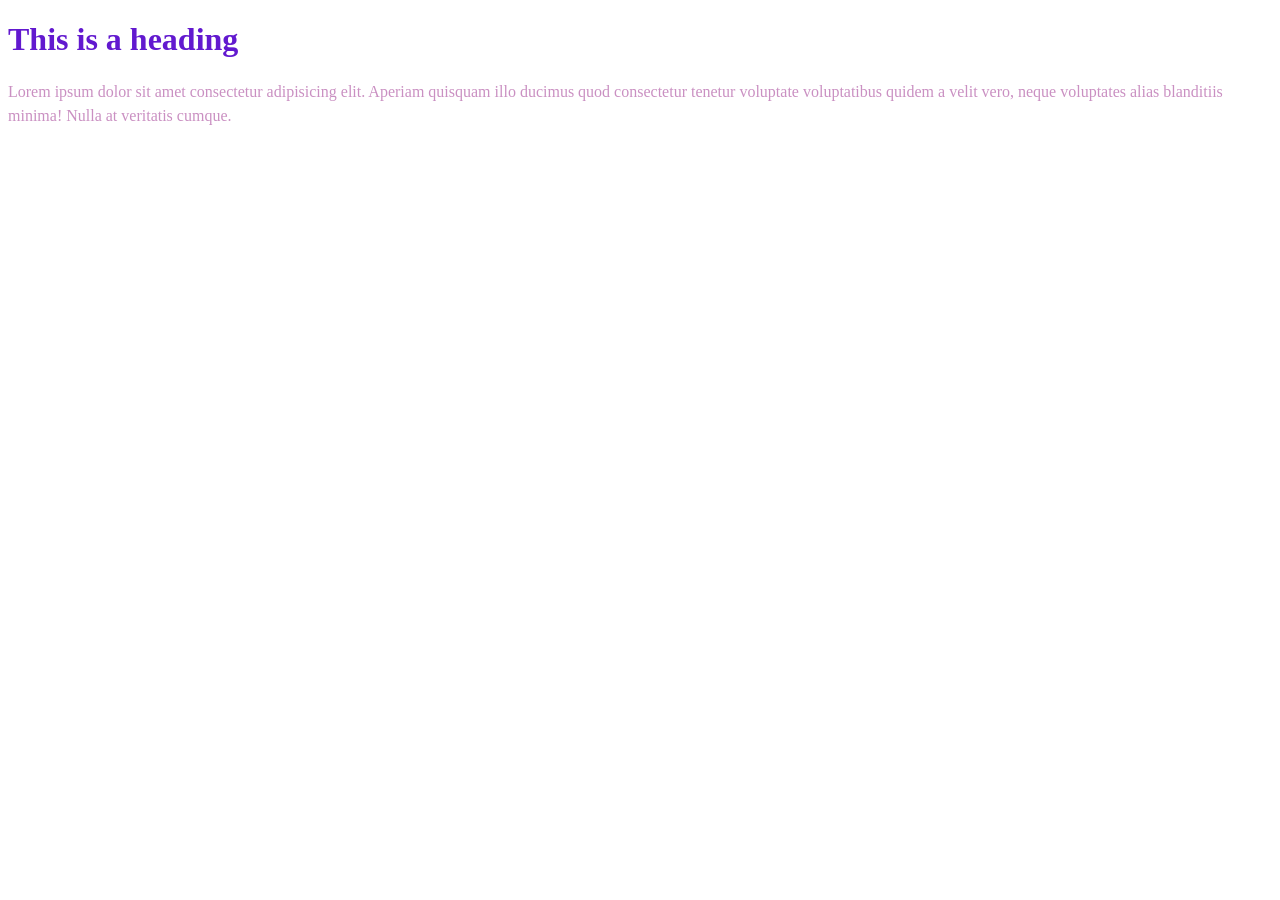
<file: index.html>
<!DOCTYPE html>
<html lang="en">
<head>
    <meta charset="UTF-8">
    <meta name="viewport" content="width=device-width, initial-scale=1.0">
    <title>CSS tutorial</title>
    <link rel="stylesheet" href="Style/index.css">
</head>
<body>
    <h1>This is a heading</h1>
    <p>Lorem ipsum dolor sit amet consectetur adipisicing elit. 
        Aperiam quisquam illo ducimus quod consectetur tenetur voluptate voluptatibus quidem a velit vero,
         neque voluptates alias blanditiis minima! Nulla at veritatis cumque.
    </p>
</body>
</html>
</file>
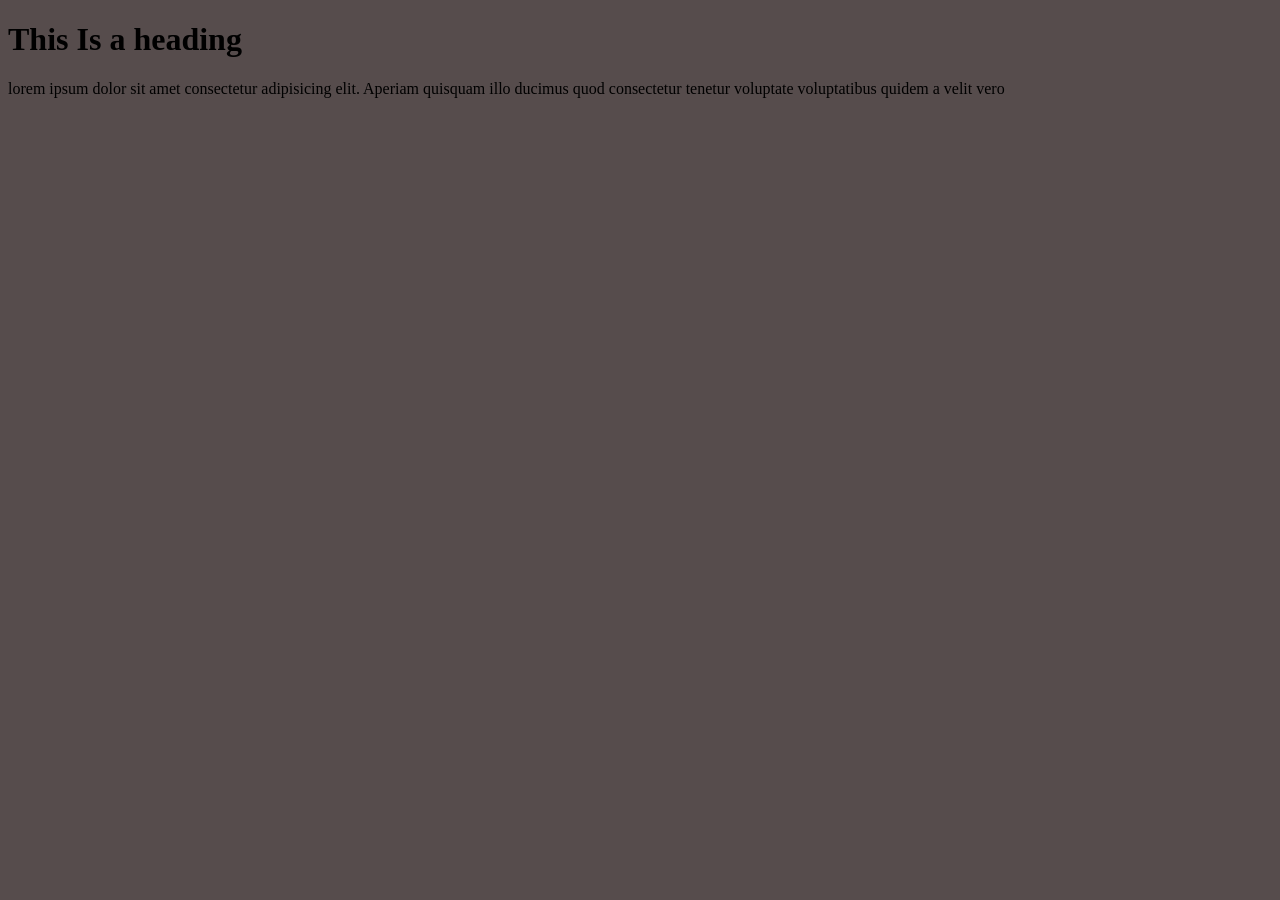
<file: index1.html>
<!DOCTYPE html>
<html lang="en">
<head>
    <meta charset="UTF-8">
    <meta name="viewport" content="width=device-width, initial-scale=1.0">
    <title>Document</title>
    <link rel="stylesheet" href="Style/index1.css">
</head>
<body>
    <h1>
        This Is a heading
    </h1>
    <p>
        lorem ipsum dolor sit amet consectetur adipisicing elit.
        Aperiam quisquam illo ducimus quod consectetur tenetur voluptate voluptatibus quidem a velit vero
    </p>
</body>
</html>
</file>
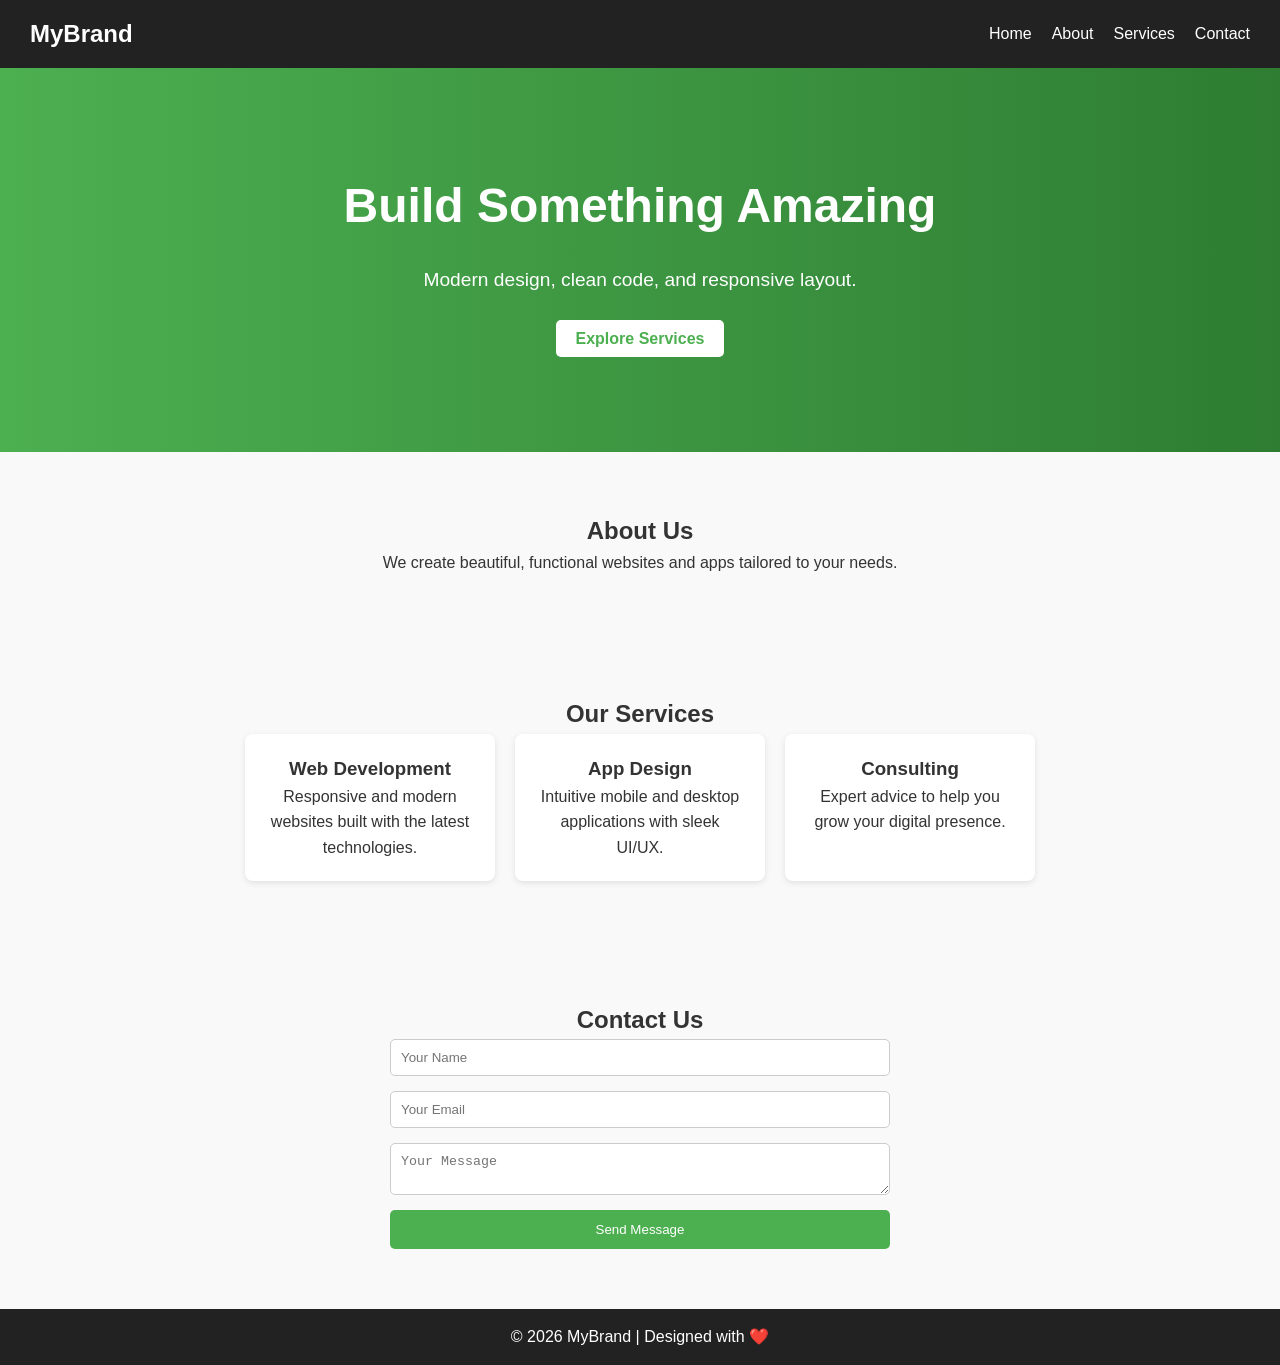
<file: index2.html>
<!DOCTYPE html>
<html lang="en">
<head>
  <meta charset="UTF-8">
  <title>Advanced Web Page</title>
  <link rel="stylesheet" href="Style/index2.css">
</head>
<body>
  <!-- Navigation -->
  <header>
    <div class="logo">MyBrand</div>
    <nav>
      <ul>
        <li><a href="#home">Home</a></li>
        <li><a href="#about">About</a></li>
        <li><a href="#services">Services</a></li>
        <li><a href="#contact">Contact</a></li>
      </ul>
    </nav>
  </header>

  <!-- Hero Section -->
  <section id="home" class="hero">
    <h1>Build Something Amazing</h1>
    <p>Modern design, clean code, and responsive layout.</p>
    <a href="#services" class="btn">Explore Services</a>
  </section>

  <!-- About Section -->
  <section id="about" class="about">
    <h2>About Us</h2>
    <p>We create beautiful, functional websites and apps tailored to your needs.</p>
  </section>

  <!-- Services Section -->
  <section id="services" class="services">
    <h2>Our Services</h2>
    <div class="card-container">
      <div class="card">
        <h3>Web Development</h3>
        <p>Responsive and modern websites built with the latest technologies.</p>
      </div>
      <div class="card">
        <h3>App Design</h3>
        <p>Intuitive mobile and desktop applications with sleek UI/UX.</p>
      </div>
      <div class="card">
        <h3>Consulting</h3>
        <p>Expert advice to help you grow your digital presence.</p>
      </div>
    </div>
  </section>

  <!-- Contact Section -->
  <section id="contact" class="contact">
    <h2>Contact Us</h2>
    <form>
      <input type="text" placeholder="Your Name" required>
      <input type="email" placeholder="Your Email" required>
      <textarea placeholder="Your Message" required></textarea>
      <button type="submit">Send Message</button>
    </form>
  </section>

  <!-- Footer -->
  <footer>
    <p>&copy; 2026 MyBrand | Designed with ❤️</p>
  </footer>
</body>
</html>
</file>
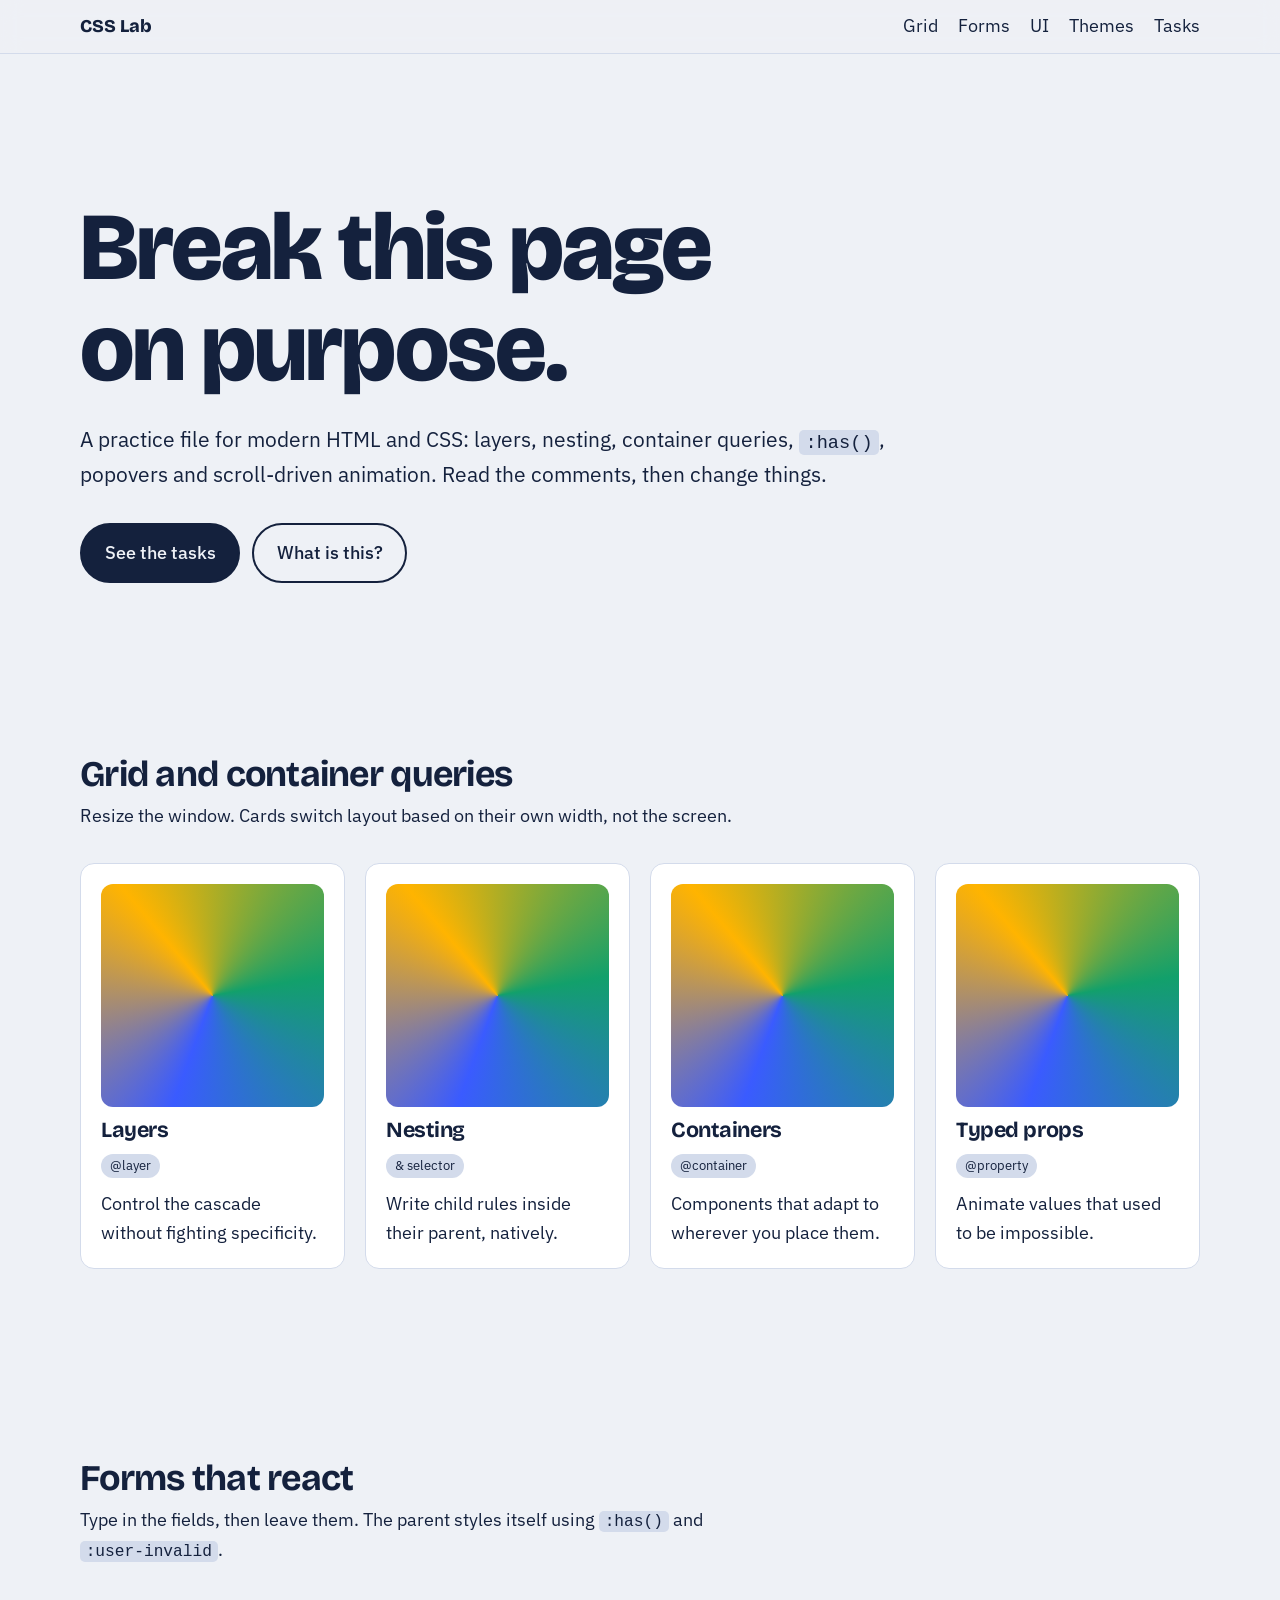
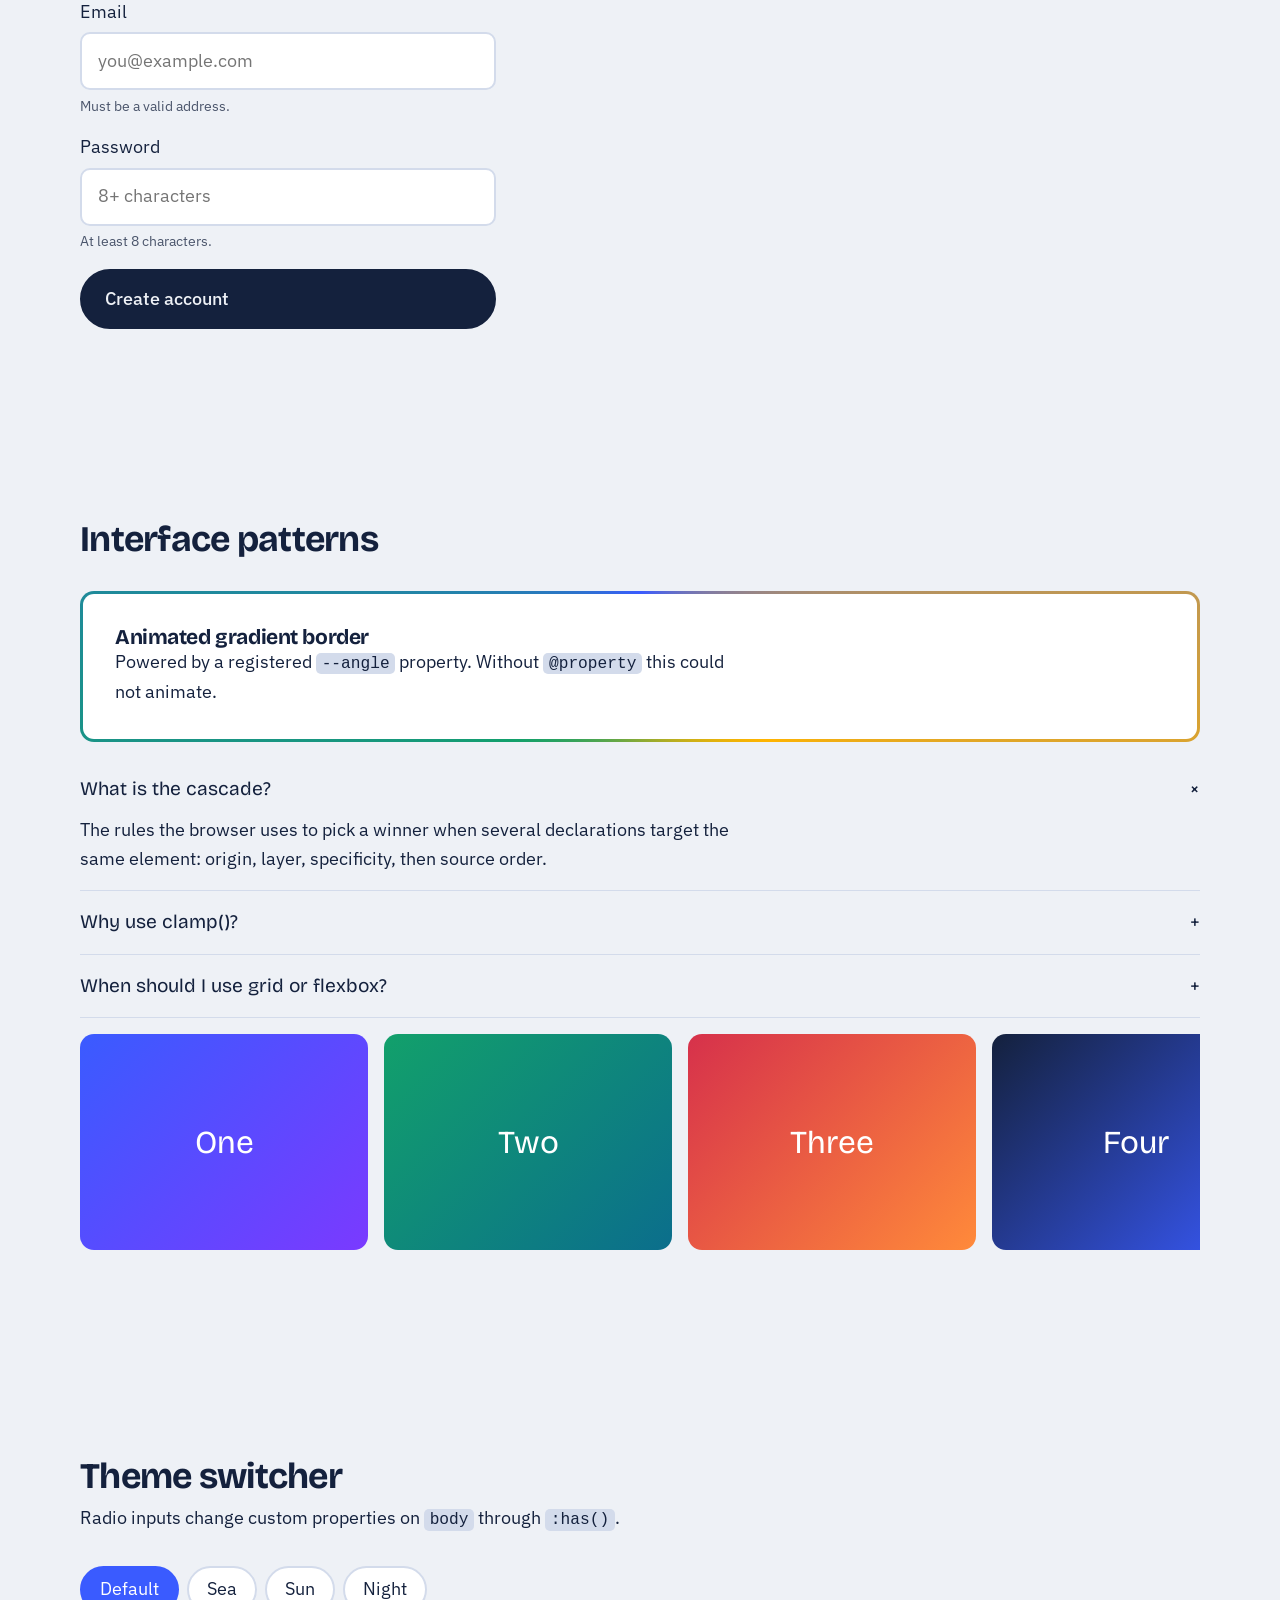
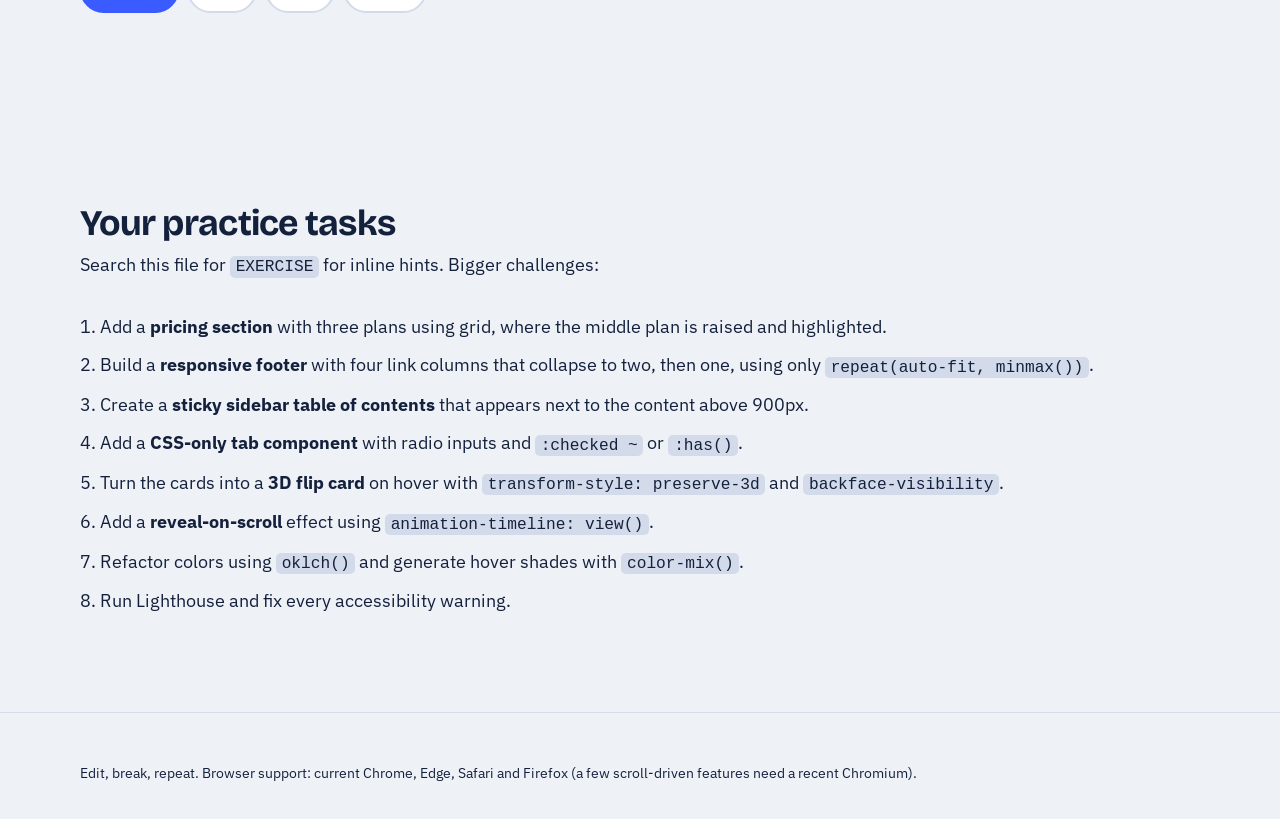
<file: topSide.html>
<!DOCTYPE html>
<html lang="en">
<head>
<meta charset="UTF-8">
<meta name="viewport" content="width=device-width, initial-scale=1">
<title>CSS Practice Lab</title>
<link rel="preconnect" href="https://fonts.googleapis.com">
<link href="https://fonts.googleapis.com/css2?family=Bricolage+Grotesque:opsz,wght@12..96,400;12..96,700;12..96,800&family=IBM+Plex+Sans:wght@400;500&display=swap" rel="stylesheet">
<link rel="stylesheet" href="Style/topSide.css"> 
</head>
<body>
<div class="progress" aria-hidden="true"></div>

<header class="site-head">
  <div class="wrap">
    <a class="brand" href="#top">CSS Lab</a>
    <nav aria-label="Sections">
      <ul>
        <li><a href="#grid">Grid</a></li>
        <li><a href="#forms">Forms</a></li>
        <li><a href="#ui">UI</a></li>
        <li><a href="#themes">Themes</a></li>
        <li><a href="#tasks">Tasks</a></li>
      </ul>
    </nav>
  </div>
</header>

<main id="top">
  <section class="hero">
    <div class="wrap">
      <h1>Break this page on purpose.</h1>
      <p>A practice file for modern HTML and CSS: layers, nesting, container queries, <code>:has()</code>, popovers and scroll-driven animation. Read the comments, then change things.</p>
      <div class="row">
        <a class="btn" href="#tasks">See the tasks</a>
        <button class="btn ghost" popovertarget="tip">What is this?</button>
      </div>
      <div id="tip" popover>
        <h3>No JavaScript here</h3>
        <p>This popover, the theme picker, the form states and the progress bar are all pure HTML and CSS.</p>
      </div>
    </div>
  </section>

  <section id="grid">
    <div class="wrap">
      <div class="section-head">
        <h2>Grid and container queries</h2>
        <p>Resize the window. Cards switch layout based on their own width, not the screen.</p>
      </div>
      <div class="cards">
        <div class="card-box"><article class="card"><div class="icon"></div><h3>Layers</h3><span class="tag">@layer</span><p>Control the cascade without fighting specificity.</p></article></div>
        <div class="card-box"><article class="card"><div class="icon"></div><h3>Nesting</h3><span class="tag">&amp; selector</span><p>Write child rules inside their parent, natively.</p></article></div>
        <div class="card-box"><article class="card"><div class="icon"></div><h3>Containers</h3><span class="tag">@container</span><p>Components that adapt to wherever you place them.</p></article></div>
        <div class="card-box"><article class="card"><div class="icon"></div><h3>Typed props</h3><span class="tag">@property</span><p>Animate values that used to be impossible.</p></article></div>
      </div>
    </div>
  </section>

  <section id="forms">
    <div class="wrap">
      <div class="section-head">
        <h2>Forms that react</h2>
        <p>Type in the fields, then leave them. The parent styles itself using <code>:has()</code> and <code>:user-invalid</code>.</p>
      </div>
      <form class="demo" onsubmit="return false">
        <div class="field">
          <label for="email">Email</label>
          <input id="email" type="email" required placeholder="you@example.com">
          <span class="hint">Must be a valid address.</span>
        </div>
        <div class="field">
          <label for="pw">Password</label>
          <input id="pw" type="password" required minlength="8" placeholder="8+ characters">
          <span class="hint">At least 8 characters.</span>
        </div>
        <button class="btn" type="submit">Create account</button>
      </form>
    </div>
  </section>

  <section id="ui">
    <div class="wrap stack">
      <div class="section-head">
        <h2>Interface patterns</h2>
      </div>
      <div class="glow">
        <h3>Animated gradient border</h3>
        <p>Powered by a registered <code>--angle</code> property. Without <code>@property</code> this could not animate.</p>
      </div>

      <div>
        <details open>
          <summary>What is the cascade?</summary>
          <p>The rules the browser uses to pick a winner when several declarations target the same element: origin, layer, specificity, then source order.</p>
        </details>
        <details>
          <summary>Why use clamp()?</summary>
          <p>It sets a minimum, a flexible preferred size and a maximum in one value, so type and spacing scale smoothly.</p>
        </details>
        <details>
          <summary>When should I use grid or flexbox?</summary>
          <p>Use flexbox for one-dimensional rows or columns. Use grid when you need control over rows and columns together.</p>
        </details>
      </div>

      <div class="snap" tabindex="0" aria-label="Scroll snap gallery">
        <div>One</div><div>Two</div><div>Three</div><div>Four</div>
      </div>
    </div>
  </section>

  <section id="themes">
    <div class="wrap">
      <div class="section-head">
        <h2>Theme switcher</h2>
        <p>Radio inputs change custom properties on <code>body</code> through <code>:has()</code>.</p>
      </div>
      <fieldset class="themes">
        <legend class="sr-only">Choose a theme</legend>
        <label><input type="radio" name="theme" id="t-default" checked>Default</label>
        <label><input type="radio" name="theme" id="t-sea">Sea</label>
        <label><input type="radio" name="theme" id="t-sun">Sun</label>
        <label><input type="radio" name="theme" id="t-night">Night</label>
      </fieldset>
    </div>
  </section>

  <section id="tasks" class="exercises">
    <div class="wrap">
      <div class="section-head">
        <h2>Your practice tasks</h2>
        <p>Search this file for <code>EXERCISE</code> for inline hints. Bigger challenges:</p>
      </div>
      <ol>
        <li>Add a <strong>pricing section</strong> with three plans using grid, where the middle plan is raised and highlighted.</li>
        <li>Build a <strong>responsive footer</strong> with four link columns that collapse to two, then one, using only <code>repeat(auto-fit, minmax())</code>.</li>
        <li>Create a <strong>sticky sidebar table of contents</strong> that appears next to the content above 900px.</li>
        <li>Add a <strong>CSS-only tab component</strong> with radio inputs and <code>:checked ~</code> or <code>:has()</code>.</li>
        <li>Turn the cards into a <strong>3D flip card</strong> on hover with <code>transform-style: preserve-3d</code> and <code>backface-visibility</code>.</li>
        <li>Add a <strong>reveal-on-scroll</strong> effect using <code>animation-timeline: view()</code>.</li>
        <li>Refactor colors using <code>oklch()</code> and generate hover shades with <code>color-mix()</code>.</li>
        <li>Run Lighthouse and fix every accessibility warning.</li>
      </ol>
    </div>
  </section>
</main>

<footer>
  <div class="wrap">Edit, break, repeat. Browser support: current Chrome, Edge, Safari and Firefox (a few scroll-driven features need a recent Chromium).</div>
</footer>
</body>
</html>
</file>
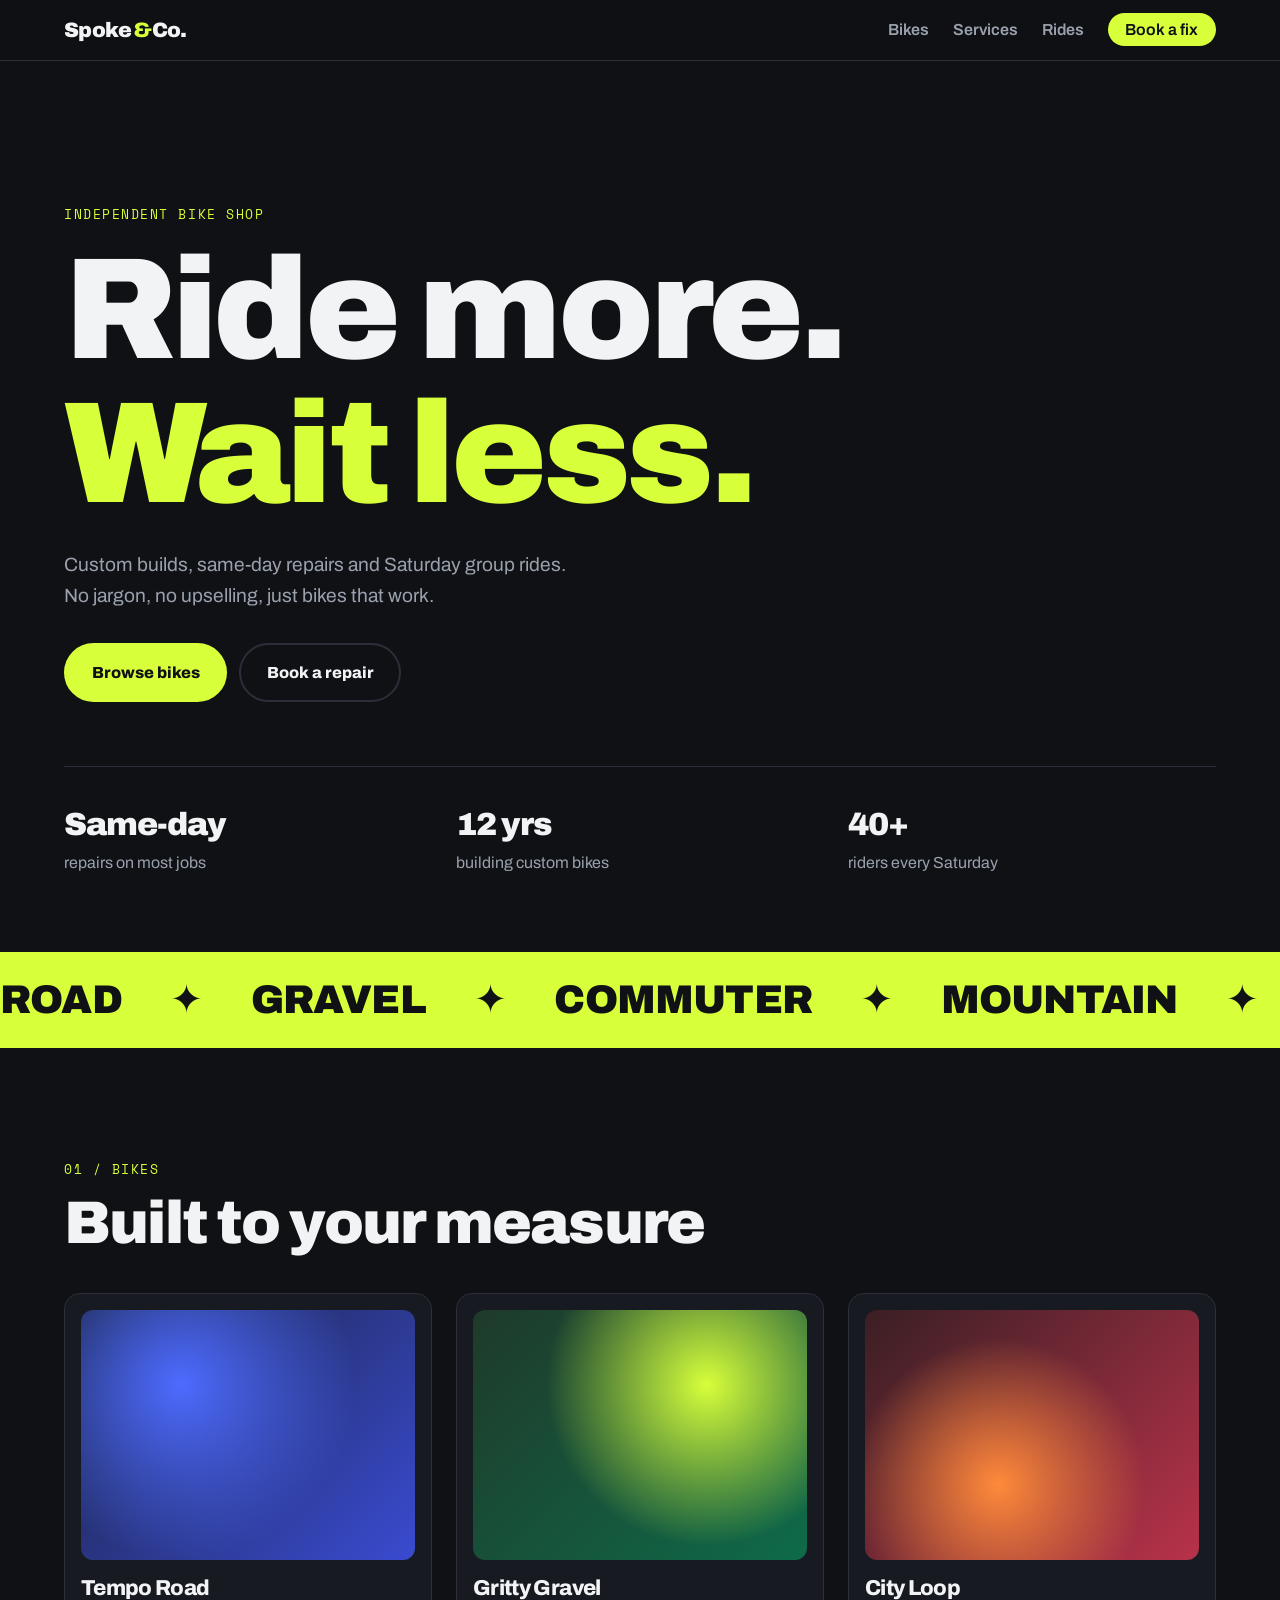
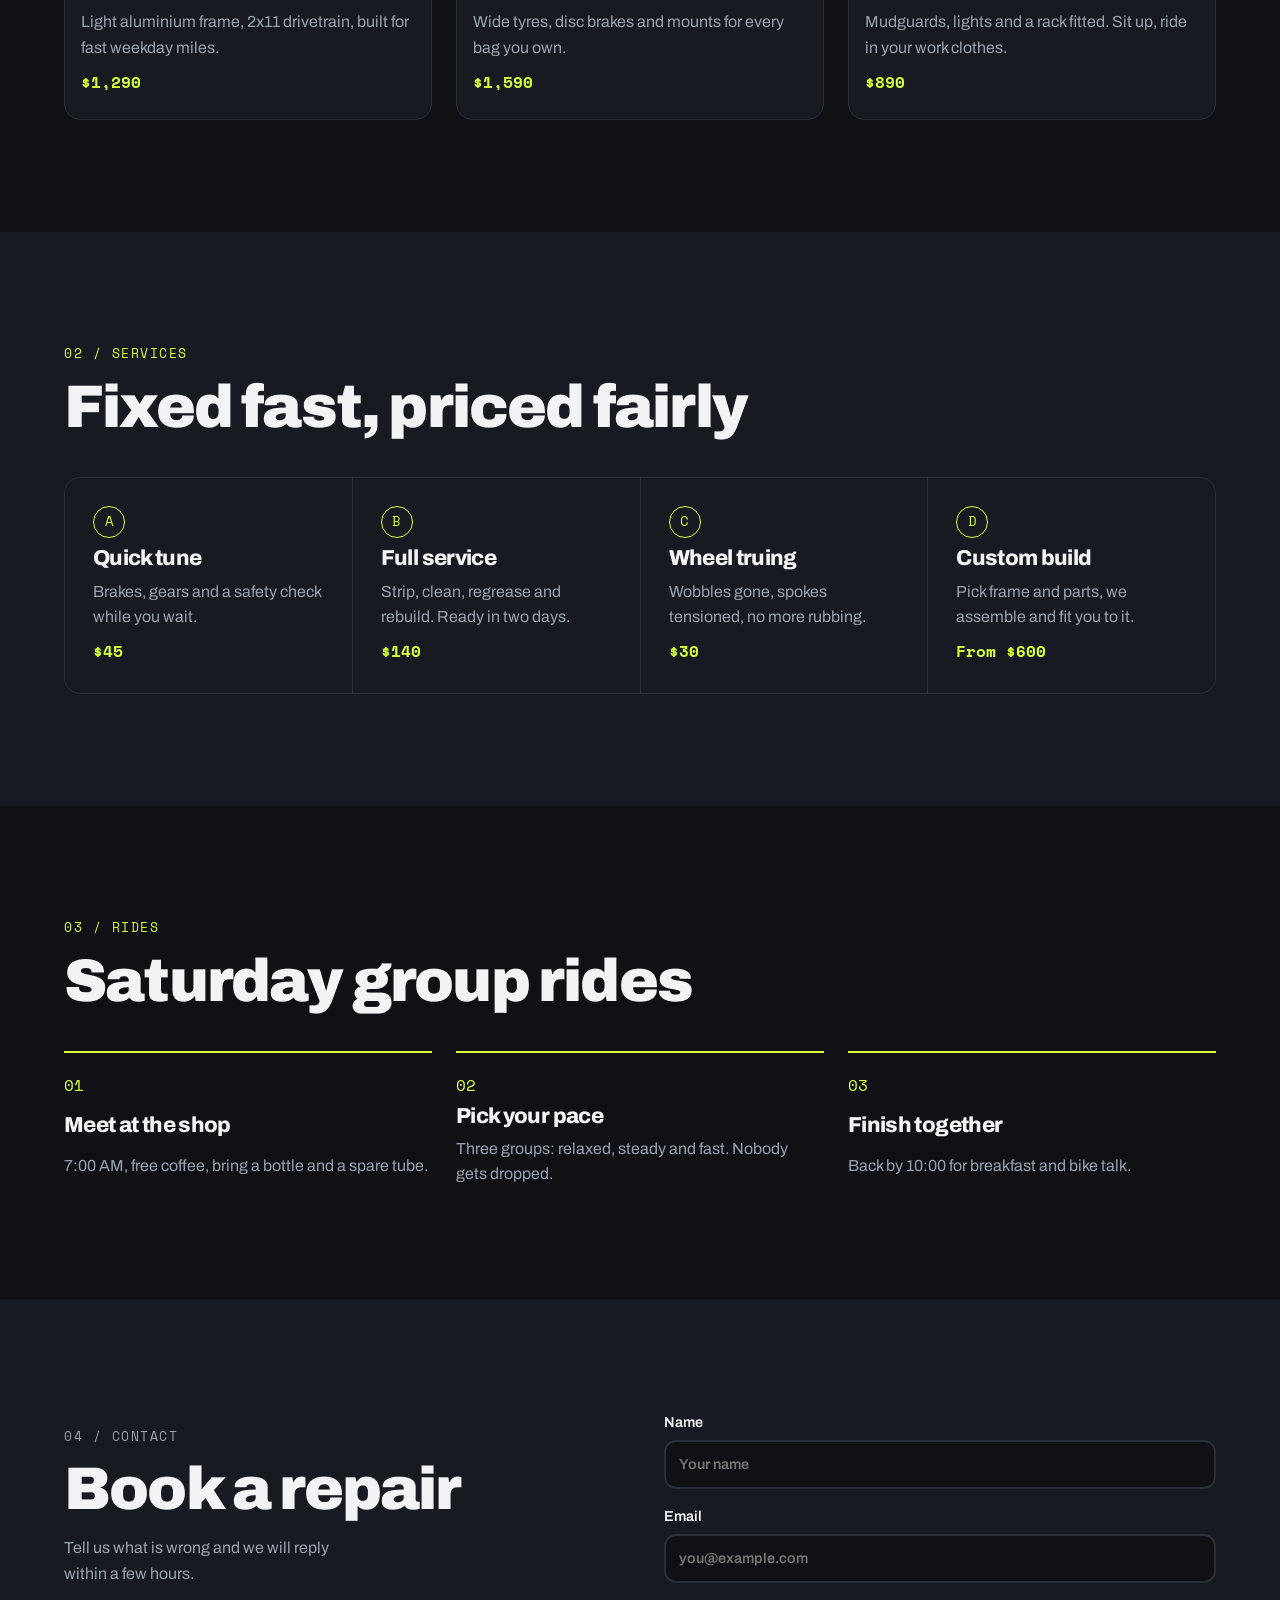
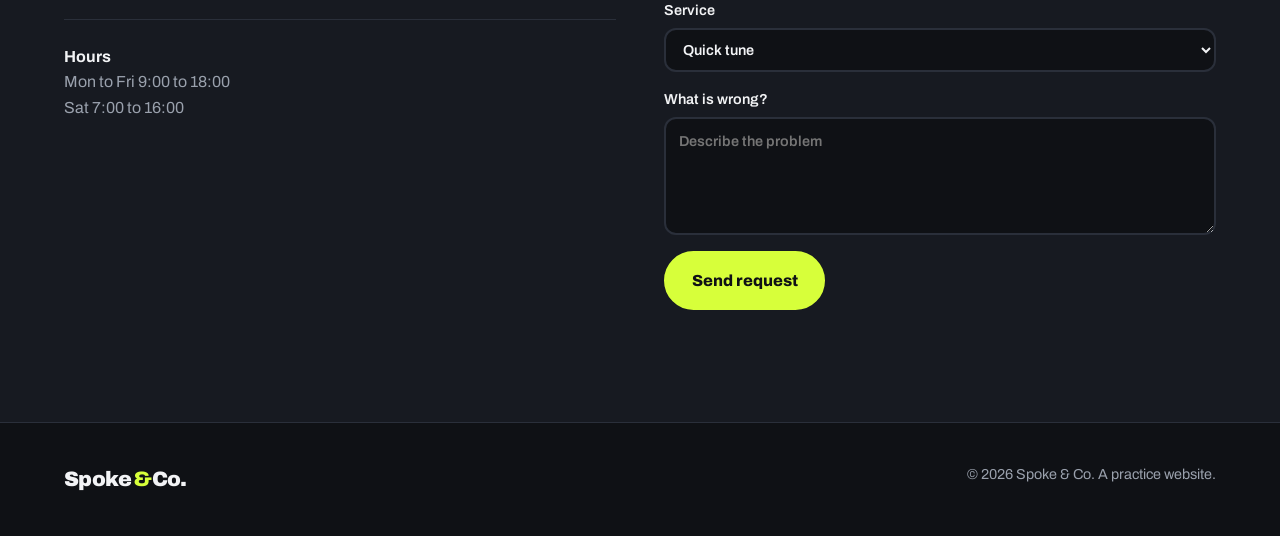
<file: topSide2.html>
<!DOCTYPE html>
<html lang="en">
<head>
<meta charset="UTF-8">
<meta name="viewport" content="width=device-width, initial-scale=1">
<title>Spoke &amp; Co. | Bikes, repairs, good rides</title>
<meta name="description" content="Spoke & Co. is a small bike shop for custom builds, fast repairs and weekend group rides.">
<link rel="preconnect" href="https://fonts.googleapis.com">
<link href="https://fonts.googleapis.com/css2?family=Archivo:wght@400;600;800;900&family=Space+Mono:wght@400;700&display=swap" rel="stylesheet">
<link rel="stylesheet" href="Style/topSide2.css">
</head>
<body>

<header class="site-header">
  <div class="wrap bar">
    <a class="logo" href="#top">Spoke<span>&amp;</span>Co.</a>
    <nav aria-label="Main">
      <ul>
        <li><a href="#bikes">Bikes</a></li>
        <li><a href="#services">Services</a></li>
        <li><a href="#rides">Rides</a></li>
        <li><a href="#contact" class="pill">Book a fix</a></li>
      </ul>
    </nav>
  </div>
</header>

<main id="top">

  <section class="hero wrap">
    <p class="eyebrow">Independent bike shop</p>
    <h1>Ride more.<br><em>Wait less.</em></h1>
    <p class="lead">Custom builds, same-day repairs and Saturday group rides. No jargon, no upselling, just bikes that work.</p>
    <div class="actions">
      <a class="btn" href="#bikes">Browse bikes</a>
      <a class="btn outline" href="#contact">Book a repair</a>
    </div>
    <dl class="stats">
      <div><dt>Same-day</dt><dd>repairs on most jobs</dd></div>
      <div><dt>12 yrs</dt><dd>building custom bikes</dd></div>
      <div><dt>40+</dt><dd>riders every Saturday</dd></div>
    </dl>
  </section>

  <div class="marquee" aria-hidden="true">
    <div class="track">
      <span>Road</span><span>Gravel</span><span>Commuter</span><span>Mountain</span><span>Cargo</span><span>Kids</span>
      <span>Road</span><span>Gravel</span><span>Commuter</span><span>Mountain</span><span>Cargo</span><span>Kids</span>
    </div>
  </div>

  <section id="bikes" class="wrap section">
    <header class="section-head">
      <p class="eyebrow">01 / Bikes</p>
      <h2>Built to your measure</h2>
    </header>
    <div class="bikes">
      <article class="bike b1">
        <div class="art"></div>
        <h3>Tempo Road</h3>
        <p>Light aluminium frame, 2x11 drivetrain, built for fast weekday miles.</p>
        <p class="price">$1,290</p>
      </article>
      <article class="bike b2">
        <div class="art"></div>
        <h3>Gritty Gravel</h3>
        <p>Wide tyres, disc brakes and mounts for every bag you own.</p>
        <p class="price">$1,590</p>
      </article>
      <article class="bike b3">
        <div class="art"></div>
        <h3>City Loop</h3>
        <p>Mudguards, lights and a rack fitted. Sit up, ride in your work clothes.</p>
        <p class="price">$890</p>
      </article>
    </div>
  </section>

  <section id="services" class="section alt">
    <div class="wrap">
      <header class="section-head">
        <p class="eyebrow">02 / Services</p>
        <h2>Fixed fast, priced fairly</h2>
      </header>
      <div class="services">
        <article><span class="num">A</span><h3>Quick tune</h3><p>Brakes, gears and a safety check while you wait.</p><p class="price">$45</p></article>
        <article><span class="num">B</span><h3>Full service</h3><p>Strip, clean, regrease and rebuild. Ready in two days.</p><p class="price">$140</p></article>
        <article><span class="num">C</span><h3>Wheel truing</h3><p>Wobbles gone, spokes tensioned, no more rubbing.</p><p class="price">$30</p></article>
        <article><span class="num">D</span><h3>Custom build</h3><p>Pick frame and parts, we assemble and fit you to it.</p><p class="price">From $600</p></article>
      </div>
    </div>
  </section>

  <section id="rides" class="wrap section">
    <header class="section-head">
      <p class="eyebrow">03 / Rides</p>
      <h2>Saturday group rides</h2>
    </header>
    <ol class="steps">
      <li><h3>Meet at the shop</h3><p>7:00 AM, free coffee, bring a bottle and a spare tube.</p></li>
      <li><h3>Pick your pace</h3><p>Three groups: relaxed, steady and fast. Nobody gets dropped.</p></li>
      <li><h3>Finish together</h3><p>Back by 10:00 for breakfast and bike talk.</p></li>
    </ol>
  </section>

  <section id="contact" class="section alt">
    <div class="wrap contact">
      <div>
        <p class="eyebrow">04 / Contact</p>
        <h2>Book a repair</h2>
        <p>Tell us what is wrong and we will reply within a few hours.</p>
        <address>
          <p><strong>Hours</strong><br>Mon to Fri 9:00 to 18:00<br>Sat 7:00 to 16:00</p>
        </address>
      </div>
      <form action="#" onsubmit="return false">
        <label>Name<input type="text" placeholder="Your name" required></label>
        <label>Email<input type="email" placeholder="you@example.com" required></label>
        <label>Service
          <select>
            <option>Quick tune</option>
            <option>Full service</option>
            <option>Wheel truing</option>
            <option>Custom build</option>
          </select>
        </label>
        <label>What is wrong?<textarea rows="4" placeholder="Describe the problem"></textarea></label>
        <button class="btn" type="submit">Send request</button>
      </form>
    </div>
  </section>

</main>

<footer class="site-footer">
  <div class="wrap">
    <p class="logo">Spoke<span>&amp;</span>Co.</p>
    <p>&copy; 2026 Spoke &amp; Co. A practice website.</p>
  </div>
</footer>

</body>
</html>
</file>
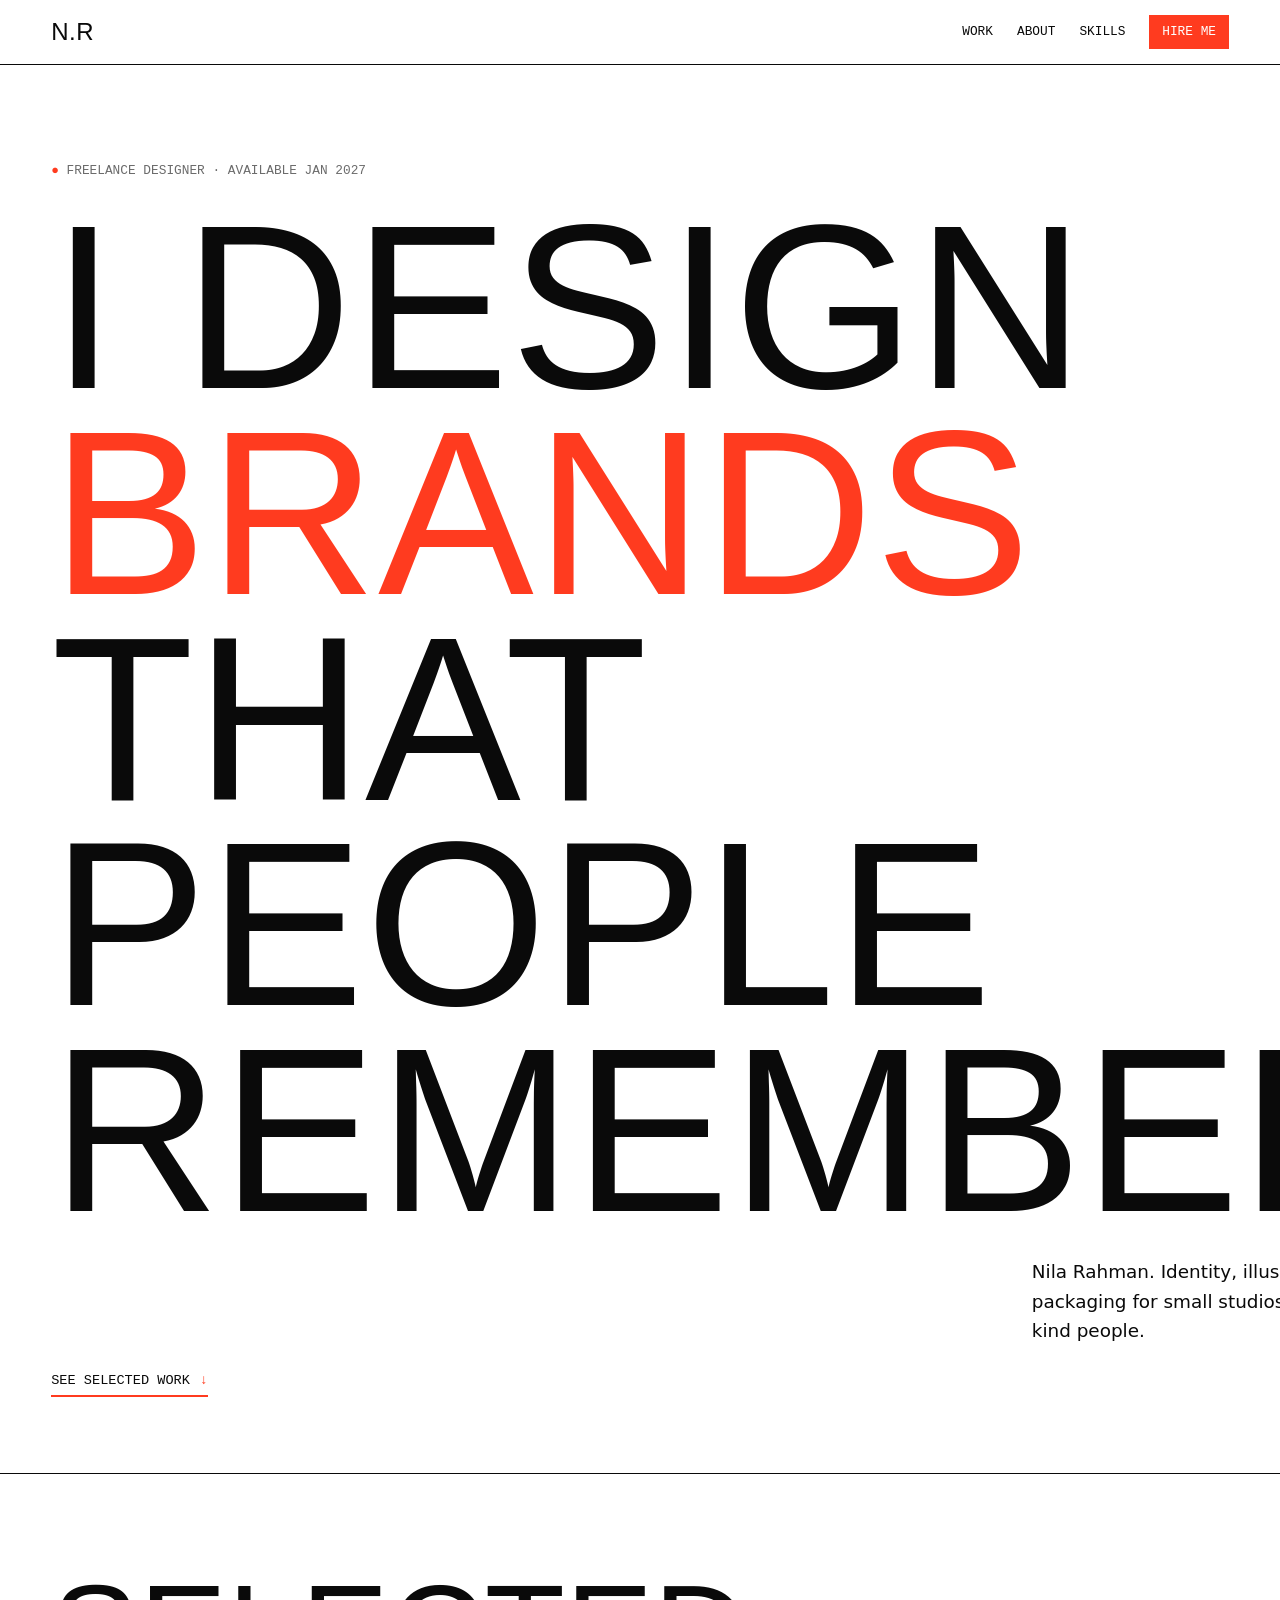
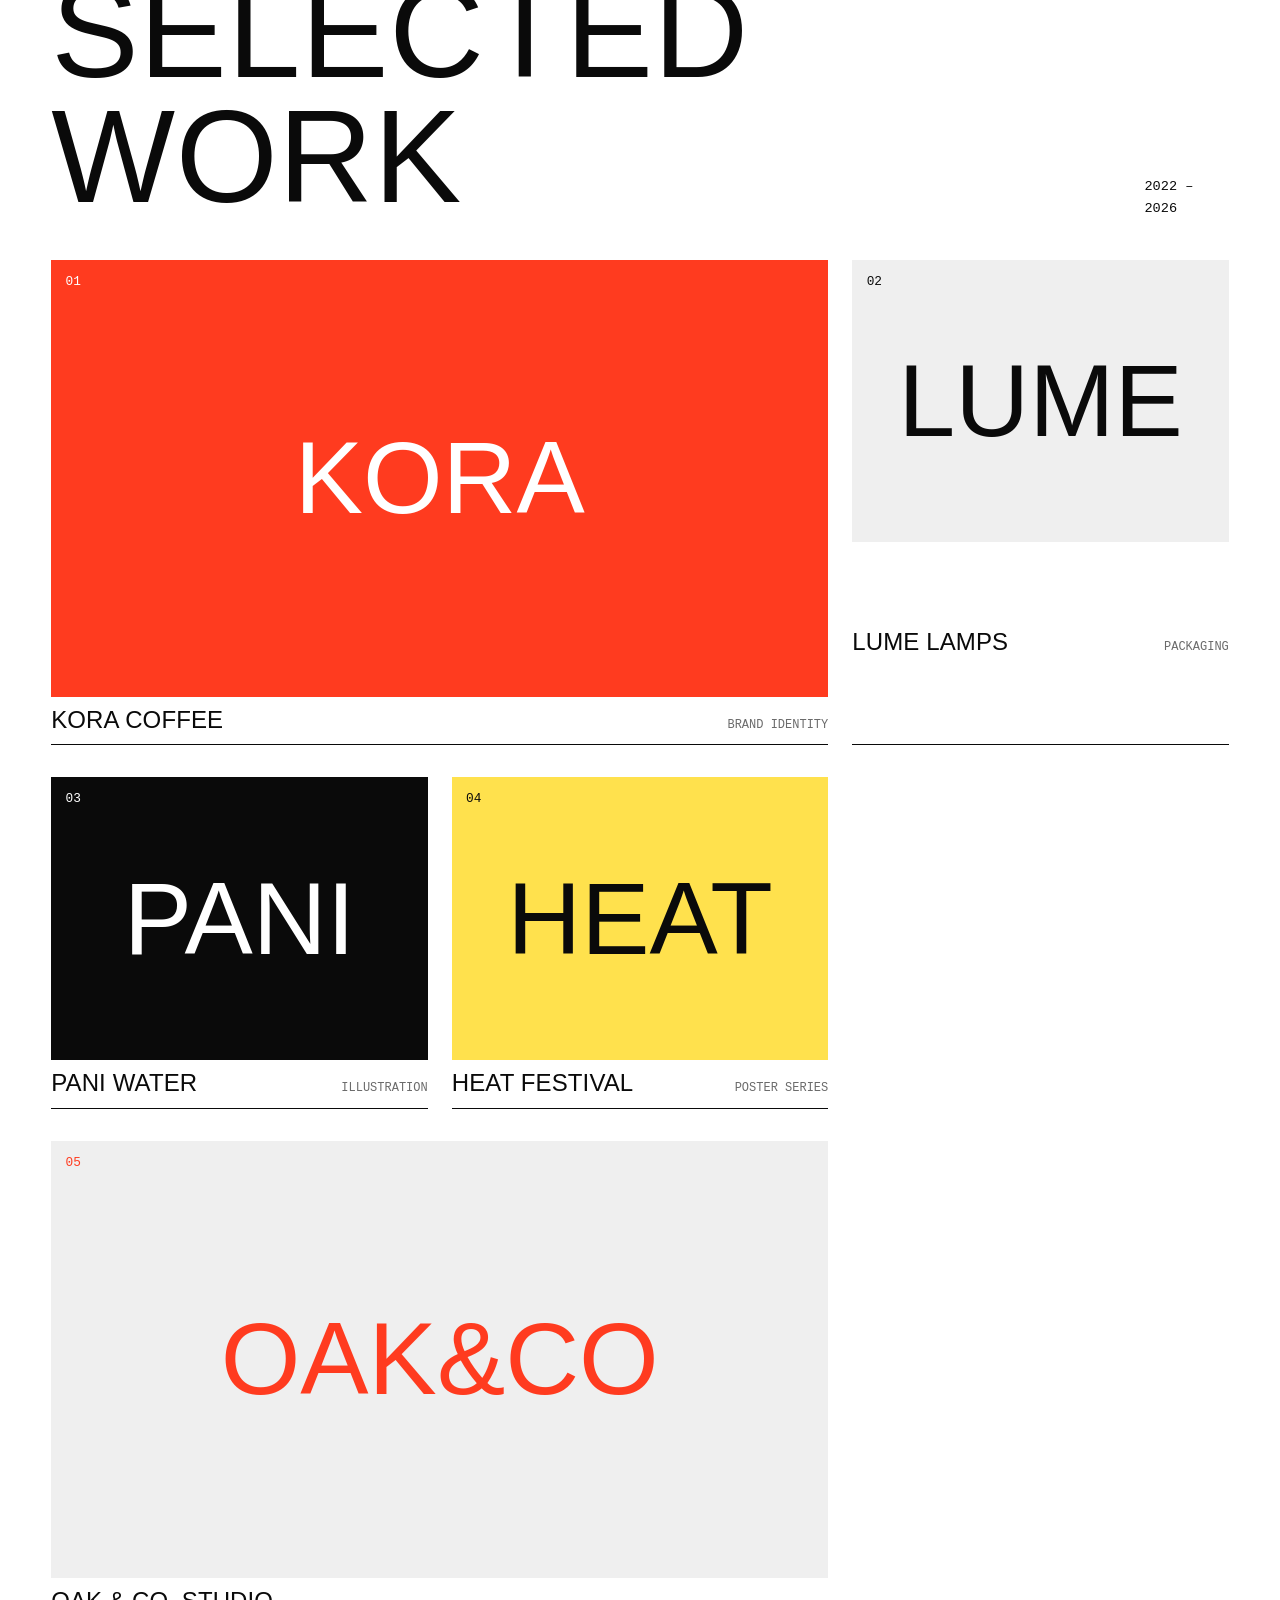
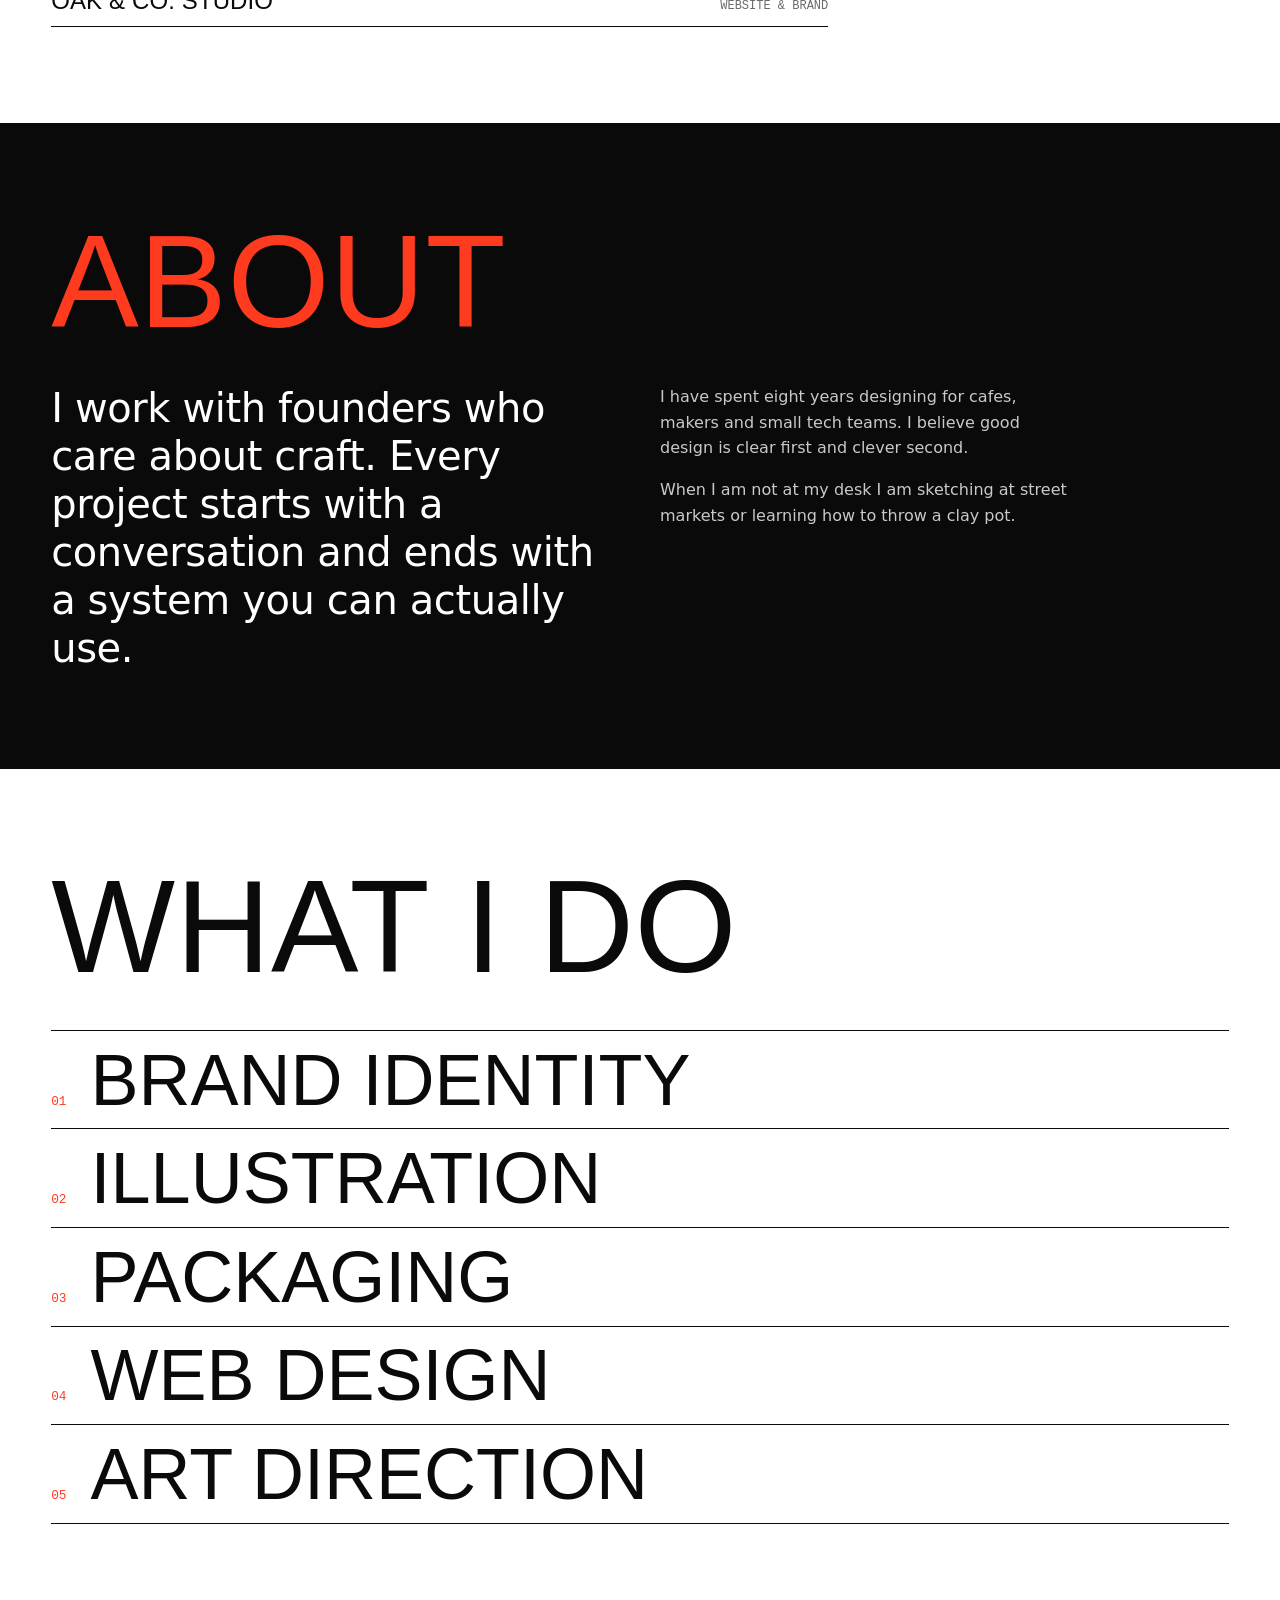
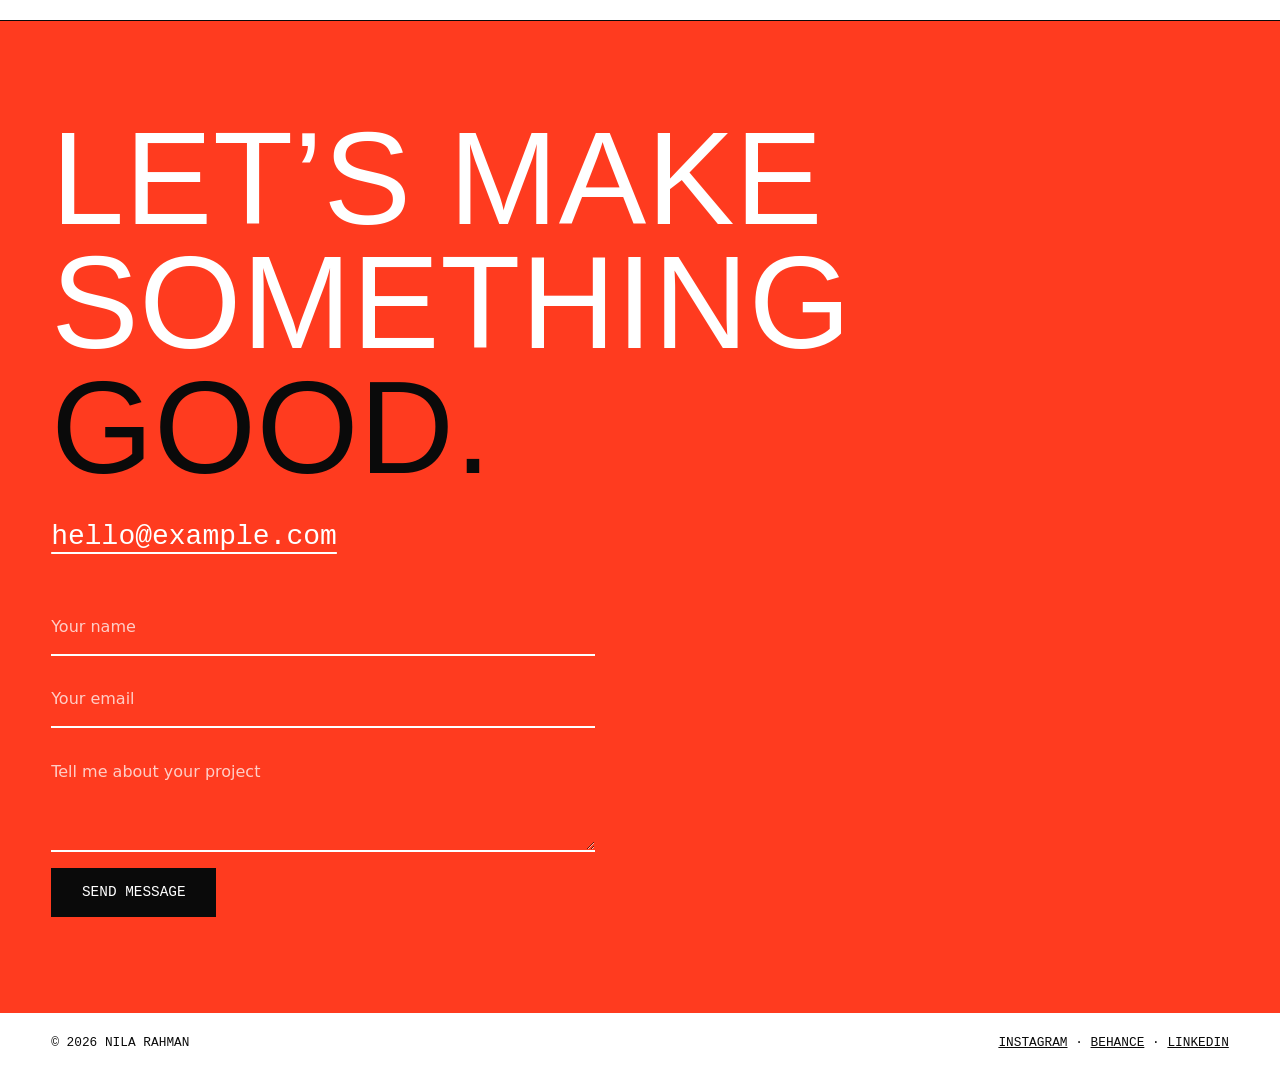
<file: topSide3.html>
<!DOCTYPE html>
<html lang="en">
<head>
<meta charset="UTF-8">
<meta name="viewport" content="width=device-width, initial-scale=1">
<title>Nila Rahman | Designer &amp; Illustrator</title>
<meta name="description" content="Portfolio of Nila Rahman, a freelance brand designer and illustrator.">
<link rel="preconnect" href="https://fonts.googleapis.com">
<link href="https://fonts.googleapis.com/css2?family=Space+Grotesk:wght@400;500;700&family=DM+Serif+Display:ital@0;1&display=swap" rel="stylesheet">
<link rel="stylesheet" href="Style/topSide3.css">
</head>
<body>

<header class="top">
  <a class="mark" href="#home">N.R</a>
  <nav aria-label="Main">
    <a href="#work">Work</a>
    <a href="#about">About</a>
    <a href="#skills">Skills</a>
    <a href="#contact" class="cta">Hire me</a>
  </nav>
</header>

<main id="home">

  <section class="intro">
    <p class="tag">Freelance designer &middot; Available Jan 2027</p>
    <h1>I design <i>brands</i> that people remember.</h1>
    <p class="sub">Nila Rahman. Identity, illustration and packaging for small studios, food brands and kind people.</p>
    <a class="arrow" href="#work">See selected work <span>&darr;</span></a>
  </section>

  <section id="work" class="work">
    <div class="head">
      <h2>Selected work</h2>
      <p>2022 &ndash; 2026</p>
    </div>

    <div class="grid">
      <a class="project p1 wide" href="#">
        <div class="thumb"><b>Kora</b></div>
        <div class="meta"><h3>Kora Coffee</h3><p>Brand identity</p></div>
      </a>
      <a class="project p2" href="#">
        <div class="thumb"><b>Lume</b></div>
        <div class="meta"><h3>Lume Lamps</h3><p>Packaging</p></div>
      </a>
      <a class="project p3" href="#">
        <div class="thumb"><b>Pani</b></div>
        <div class="meta"><h3>Pani Water</h3><p>Illustration</p></div>
      </a>
      <a class="project p4" href="#">
        <div class="thumb"><b>Heat</b></div>
        <div class="meta"><h3>Heat Festival</h3><p>Poster series</p></div>
      </a>
      <a class="project p5 wide" href="#">
        <div class="thumb"><b>Oak&amp;Co</b></div>
        <div class="meta"><h3>Oak &amp; Co. Studio</h3><p>Website &amp; brand</p></div>
      </a>
    </div>
  </section>

  <section id="about" class="about">
    <h2>About</h2>
    <div class="cols">
      <p class="big">I work with founders who care about craft. Every project starts with a conversation and ends with a system you can actually use.</p>
      <div class="text">
        <p>I have spent eight years designing for cafes, makers and small tech teams. I believe good design is clear first and clever second.</p>
        <p>When I am not at my desk I am sketching at street markets or learning how to throw a clay pot.</p>
      </div>
    </div>
  </section>

  <section id="skills" class="skills">
    <h2>What I do</h2>
    <ul>
      <li><span>01</span> Brand identity</li>
      <li><span>02</span> Illustration</li>
      <li><span>03</span> Packaging</li>
      <li><span>04</span> Web design</li>
      <li><span>05</span> Art direction</li>
    </ul>
  </section>

  <section id="contact" class="contact">
    <h2>Let&rsquo;s make something <i>good.</i></h2>
    <a class="email" href="mailto:hello@example.com">hello@example.com</a>
    <form action="#" onsubmit="return false">
      <input type="text" placeholder="Your name" aria-label="Your name" required>
      <input type="email" placeholder="Your email" aria-label="Your email" required>
      <textarea rows="3" placeholder="Tell me about your project" aria-label="Project details"></textarea>
      <button type="submit">Send message</button>
    </form>
  </section>

</main>

<footer>
  <p>&copy; 2026 Nila Rahman</p>
  <p><a href="#">Instagram</a> &middot; <a href="#">Behance</a> &middot; <a href="#">LinkedIn</a></p>
</footer>

</body>
</html>
</file>
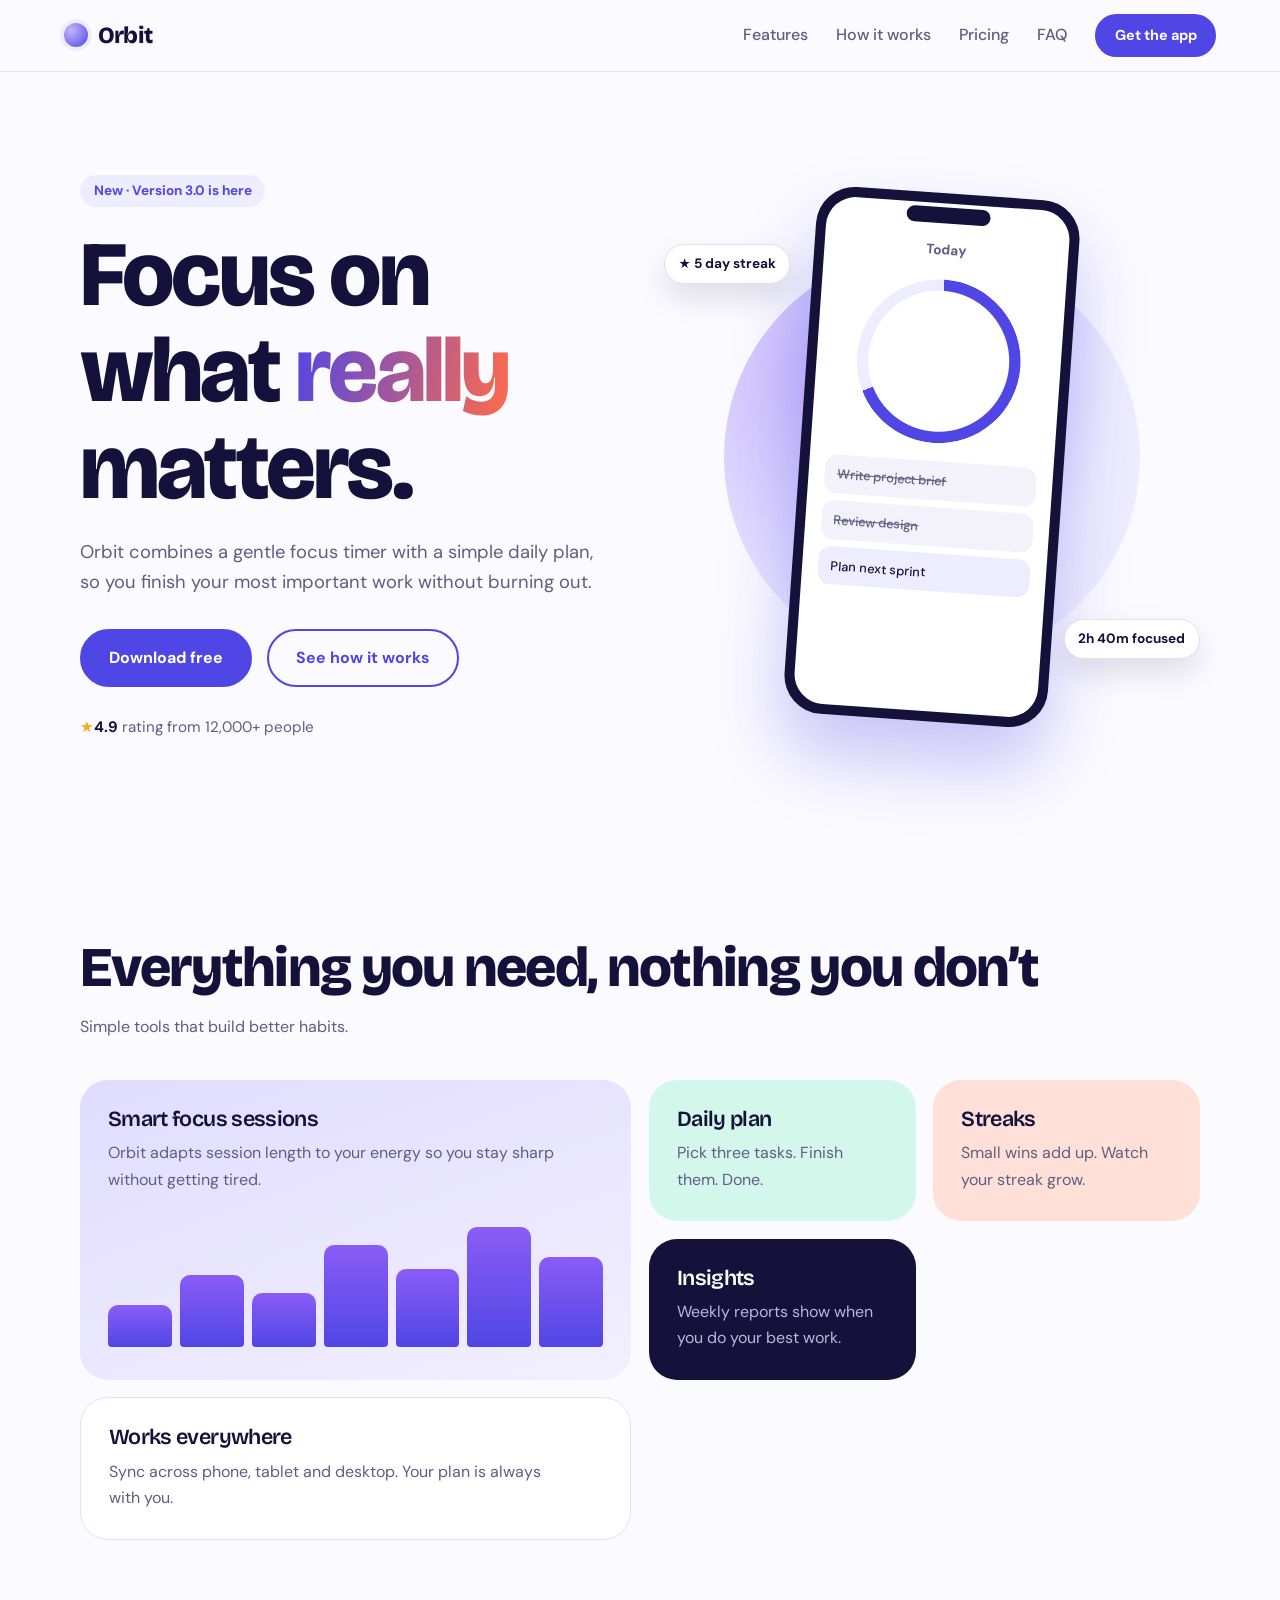
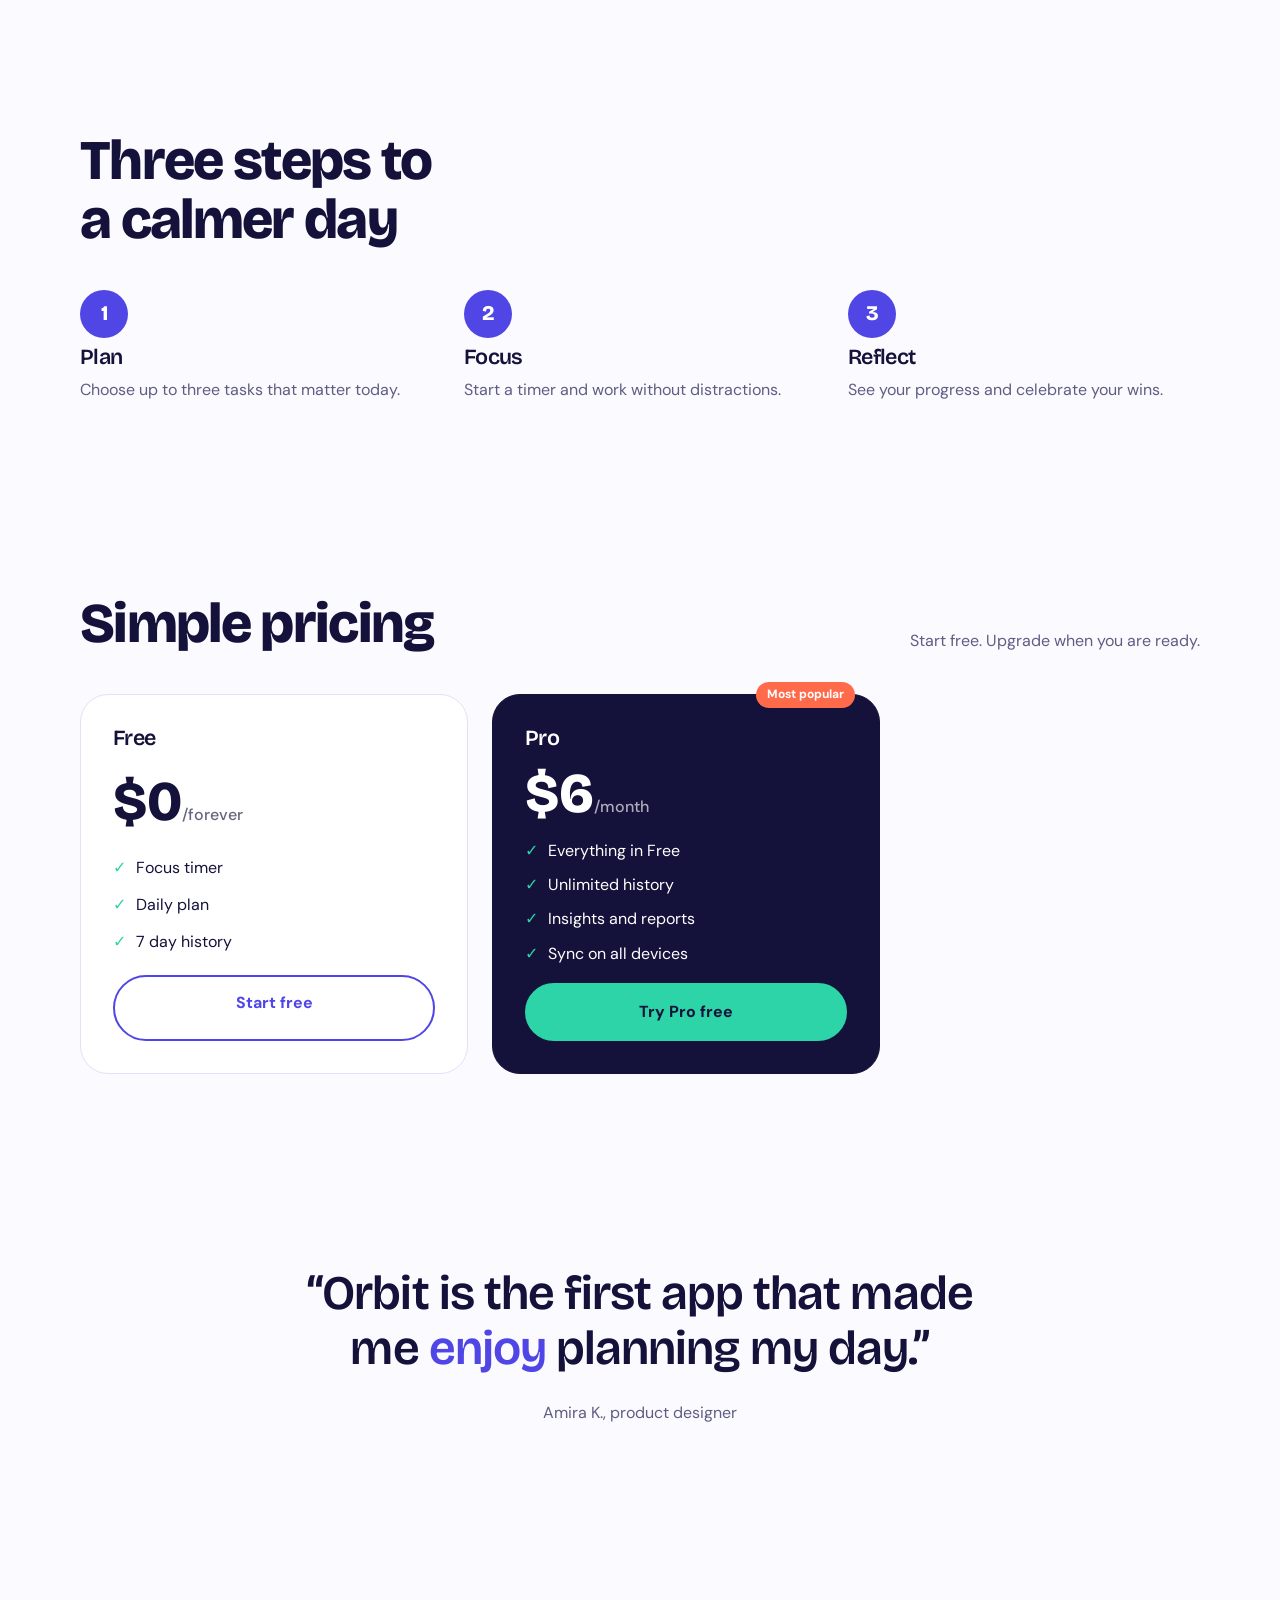
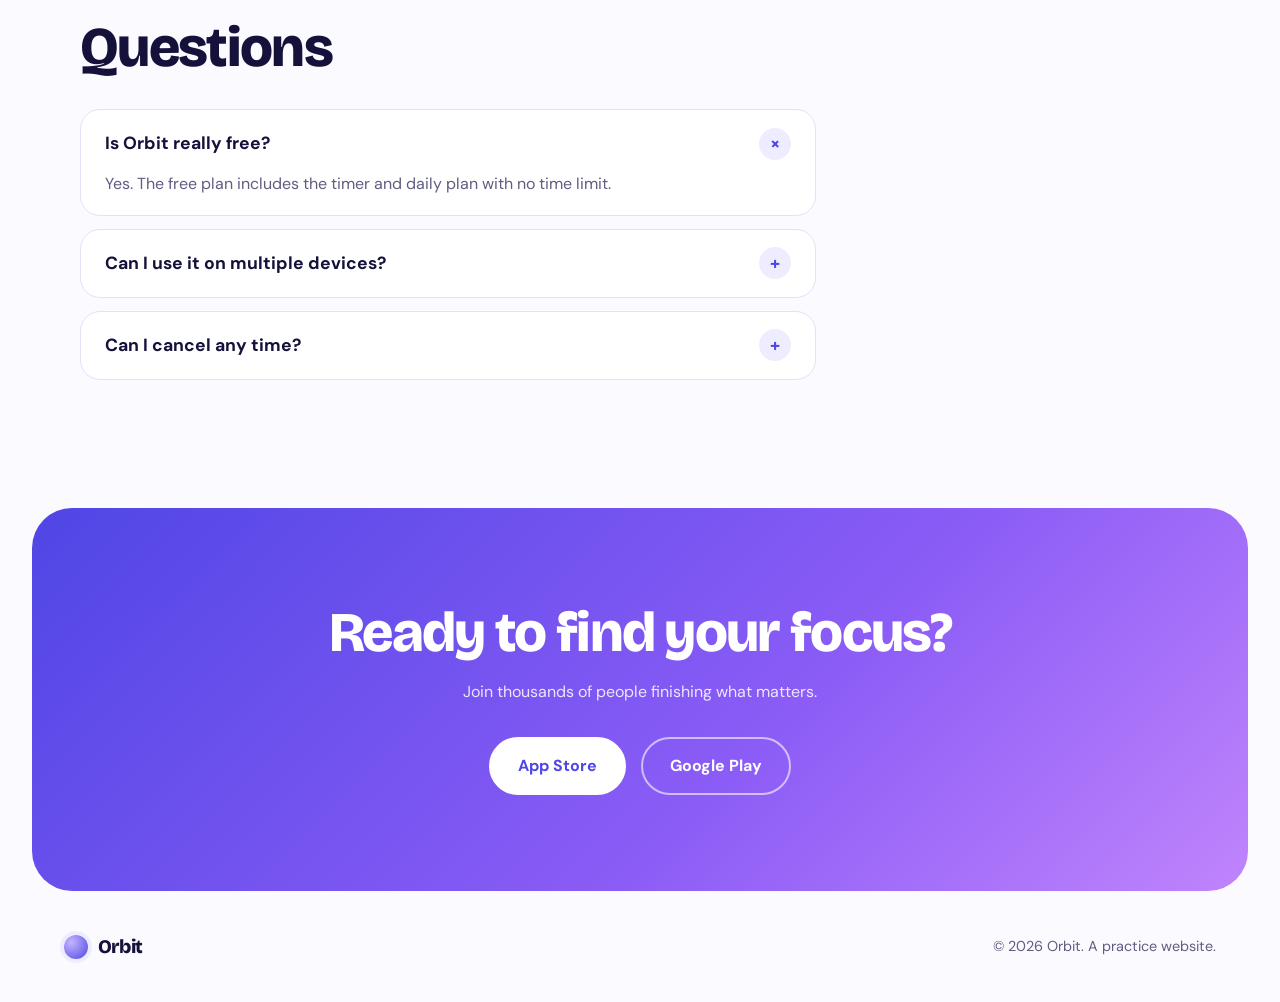
<file: topSide4.html>
<!DOCTYPE html>
<html lang="en">
<head>
<meta charset="UTF-8">
<meta name="viewport" content="width=device-width, initial-scale=1">
<title>Orbit | The focus timer that fits your day</title>
<meta name="description" content="Orbit is a simple focus timer and task planner that helps you finish what matters.">
<link rel="preconnect" href="https://fonts.googleapis.com">
<link href="https://fonts.googleapis.com/css2?family=Bricolage+Grotesque:opsz,wght@12..96,600;12..96,800&family=DM+Sans:wght@400;500;700&display=swap" rel="stylesheet">
<link rel="stylesheet" href="Style/topSide4.css">
</head>
<body>

<header class="site-header">
  <a class="logo" href="#top"><span class="orb"></span>Orbit</a>
  <input type="checkbox" id="menu-toggle" class="menu-toggle" aria-label="Toggle menu">
  <label for="menu-toggle" class="burger" aria-hidden="true"><span></span><span></span><span></span></label>
  <nav aria-label="Main">
    <a href="#features">Features</a>
    <a href="#how">How it works</a>
    <a href="#pricing">Pricing</a>
    <a href="#faq">FAQ</a>
    <a href="#get" class="btn small">Get the app</a>
  </nav>
</header>

<main id="top">

  <section class="hero">
    <div class="hero-text">
      <p class="pill">New &middot; Version 3.0 is here</p>
      <h1>Focus on what <span>really</span> matters.</h1>
      <p class="lead">Orbit combines a gentle focus timer with a simple daily plan, so you finish your most important work without burning out.</p>
      <div class="row">
        <a class="btn" href="#get">Download free</a>
        <a class="btn ghost" href="#how">See how it works</a>
      </div>
      <p class="proof"><b>4.9</b> rating from 12,000+ people</p>
    </div>

    <div class="stage" aria-hidden="true">
      <div class="phone">
        <div class="notch"></div>
        <div class="screen">
          <p class="small">Today</p>
          <div class="ring"><div><b>18:24</b><span>Deep focus</span></div></div>
          <ul>
            <li class="done">Write project brief</li>
            <li class="done">Review design</li>
            <li>Plan next sprint</li>
          </ul>
        </div>
      </div>
      <div class="float f1">&#9733; 5 day streak</div>
      <div class="float f2">2h 40m focused</div>
    </div>
  </section>

  <section id="features" class="section">
    <div class="head">
      <h2>Everything you need, nothing you don&rsquo;t</h2>
      <p>Simple tools that build better habits.</p>
    </div>
    <div class="bento">
      <article class="tile t-big">
        <h3>Smart focus sessions</h3>
        <p>Orbit adapts session length to your energy so you stay sharp without getting tired.</p>
        <div class="bars"><i></i><i></i><i></i><i></i><i></i><i></i><i></i></div>
      </article>
      <article class="tile t-mint">
        <h3>Daily plan</h3>
        <p>Pick three tasks. Finish them. Done.</p>
      </article>
      <article class="tile t-coral">
        <h3>Streaks</h3>
        <p>Small wins add up. Watch your streak grow.</p>
      </article>
      <article class="tile t-ink">
        <h3>Insights</h3>
        <p>Weekly reports show when you do your best work.</p>
      </article>
      <article class="tile t-wide">
        <h3>Works everywhere</h3>
        <p>Sync across phone, tablet and desktop. Your plan is always with you.</p>
      </article>
    </div>
  </section>

  <section id="how" class="section how">
    <h2>Three steps to a calmer day</h2>
    <ol class="steps">
      <li><span>1</span><h3>Plan</h3><p>Choose up to three tasks that matter today.</p></li>
      <li><span>2</span><h3>Focus</h3><p>Start a timer and work without distractions.</p></li>
      <li><span>3</span><h3>Reflect</h3><p>See your progress and celebrate your wins.</p></li>
    </ol>
  </section>

  <section id="pricing" class="section">
    <div class="head">
      <h2>Simple pricing</h2>
      <p>Start free. Upgrade when you are ready.</p>
    </div>
    <div class="plans">
      <article class="plan">
        <h3>Free</h3>
        <p class="price">$0<small>/forever</small></p>
        <ul><li>Focus timer</li><li>Daily plan</li><li>7 day history</li></ul>
        <a class="btn ghost" href="#get">Start free</a>
      </article>
      <article class="plan pro">
        <span class="tag">Most popular</span>
        <h3>Pro</h3>
        <p class="price">$6<small>/month</small></p>
        <ul><li>Everything in Free</li><li>Unlimited history</li><li>Insights and reports</li><li>Sync on all devices</li></ul>
        <a class="btn" href="#get">Try Pro free</a>
      </article>
    </div>
  </section>

  <section class="section quote">
    <blockquote>
      <p>&ldquo;Orbit is the first app that made me <em>enjoy</em> planning my day.&rdquo;</p>
      <footer>Amira K., product designer</footer>
    </blockquote>
  </section>

  <section id="faq" class="section">
    <h2>Questions</h2>
    <div class="faq">
      <details open><summary>Is Orbit really free?</summary><p>Yes. The free plan includes the timer and daily plan with no time limit.</p></details>
      <details><summary>Can I use it on multiple devices?</summary><p>Pro syncs your plan and history across phone, tablet and desktop.</p></details>
      <details><summary>Can I cancel any time?</summary><p>Of course. Cancel in one tap and keep using the free plan.</p></details>
    </div>
  </section>

  <section id="get" class="cta">
    <h2>Ready to find your focus?</h2>
    <p>Join thousands of people finishing what matters.</p>
    <div class="row">
      <a class="btn light" href="#">App Store</a>
      <a class="btn light outline" href="#">Google Play</a>
    </div>
  </section>

</main>

<footer class="site-footer">
  <p class="logo"><span class="orb"></span>Orbit</p>
  <p>&copy; 2026 Orbit. A practice website.</p>
</footer>

</body>
</html>
</file>
<file: Style/index.css>
h1{
    color: #6219cf;
    font-size: 2em;
}

p{
    color: #ca90c2;
    font-size: 1em;
    line-height: 1.5;
}
</file>
<file: Style/index1.css>
body{
    background-color: #564c4c;
}
</file>
<file: Style/index2.css>
/* Reset */
* {
  margin: 0;
  padding: 0;
  box-sizing: border-box;
}

/* Body */
body {
  font-family: 'Segoe UI', Arial, sans-serif;
  line-height: 1.6;
  background: #f9f9f9;
  color: #333;
}

/* Header */
header {
  display: flex;
  justify-content: space-between;
  align-items: center;
  background: #222;
  padding: 15px 30px;
  position: sticky;
  top: 0;
}

header .logo {
  color: #fff;
  font-size: 1.5em;
  font-weight: bold;
}

header nav ul {
  list-style: none;
  display: flex;
}

header nav ul li {
  margin-left: 20px;
}

header nav ul li a {
  color: #fff;
  text-decoration: none;
  transition: color 0.3s;
}

header nav ul li a:hover {
  color: #4CAF50;
}

/* Hero */
.hero {
  background: linear-gradient(to right, #4CAF50, #2e7d32);
  color: #fff;
  text-align: center;
  padding: 100px 20px;
}

.hero h1 {
  font-size: 3em;
  margin-bottom: 20px;
}

.hero p {
  font-size: 1.2em;
  margin-bottom: 30px;
}

.hero .btn {
  background: #fff;
  color: #4CAF50;
  padding: 10px 20px;
  text-decoration: none;
  border-radius: 5px;
  font-weight: bold;
}

.hero .btn:hover {
  background: #eee;
}

/* Sections */
section {
  padding: 60px 20px;
  text-align: center;
}

.about p {
  max-width: 600px;
  margin: auto;
}

/* Services */
.services .card-container {
  display: flex;
  justify-content: center;
  gap: 20px;
  flex-wrap: wrap;
}

.services .card {
  background: #fff;
  padding: 20px;
  border-radius: 8px;
  box-shadow: 0 2px 6px rgba(0,0,0,0.1);
  width: 250px;
  transition: transform 0.3s;
}

.services .card:hover {
  transform: translateY(-5px);
}

/* Contact */
.contact form {
  max-width: 500px;
  margin: auto;
  display: flex;
  flex-direction: column;
  gap: 15px;
}

.contact input, .contact textarea {
  padding: 10px;
  border: 1px solid #ccc;
  border-radius: 5px;
}

.contact button {
  background: #4CAF50;
  color: #fff;
  padding: 12px;
  border: none;
  border-radius: 5px;
  cursor: pointer;
}

.contact button:hover {
  background: #388e3c;
}

/* Footer */
footer {
  background: #222;
  color: #fff;
  text-align: center;
  padding: 15px;
}
</file>
<file: Style/topSide.css>
/* =========================================================
   CSS PRACTICE LAB
   Open this file in your editor + browser. Every section has
   an "EXERCISE" comment: change it, break it, rebuild it.
   ========================================================= */

/* 1. CASCADE LAYERS — later layers beat earlier ones, regardless of specificity */
@layer reset, tokens, base, layout, components, themes, utilities;

/* 2. @property — typed custom properties (lets gradients animate) */
@property --angle { syntax: "<angle>"; initial-value: 0deg; inherits: false; }

@layer reset {
  *, *::before, *::after { box-sizing: border-box; margin: 0; }
  html { scroll-behavior: smooth; scroll-padding-top: 5rem; }
  img, svg { display: block; max-width: 100%; }
  button, input, select, textarea { font: inherit; color: inherit; }
}

@layer tokens {
  :root {
    --ink: #14213d;
    --paper: #eef1f6;
    --surface: #ffffff;
    --line: #d3dbeb;
    --accent: #3a5bff;
    --signal: #ffb400;
    --ok: #12a06b;
    --bad: #d6314b;

    --font-display: "Bricolage Grotesque", system-ui, sans-serif;
    --font-body: "IBM Plex Sans", system-ui, sans-serif;

    /* fluid type scale: min, preferred, max */
    --step-0: clamp(1rem, 0.95rem + 0.25vw, 1.125rem);
    --step-2: clamp(1.5rem, 1.2rem + 1.5vw, 2.25rem);
    --step-5: clamp(2.75rem, 1.5rem + 6vw, 6rem);

    --radius: 14px;
    --space: clamp(1rem, 0.5rem + 2vw, 2rem);
    color-scheme: light dark;
  }
  /* EXERCISE: add a --shadow token and use it on .card */
  @media (prefers-color-scheme: dark) {
    :root:not([data-theme]) { --ink: #e8edfb; --paper: #0d1426; --surface: #161f38; --line: #2a3658; }
  }
}

@layer base {
  body {
    font-family: var(--font-body);
    font-size: var(--step-0);
    line-height: 1.6;
    color: var(--ink);
    background: var(--paper);
    /* theme picker below uses :has() on body */
  }
  h1, h2, h3 { font-family: var(--font-display); line-height: 1.05; letter-spacing: -0.02em; text-wrap: balance; }
  p { text-wrap: pretty; max-width: 62ch; }
  a { color: var(--accent); text-underline-offset: 0.2em; }
  :focus-visible { outline: 3px solid var(--signal); outline-offset: 3px; }
  code { font-family: ui-monospace, monospace; font-size: .9em; background: var(--line); padding: .1em .35em; border-radius: 5px; }
}

/* 3. SCROLL-DRIVEN ANIMATION — progress bar with no JavaScript */
.progress {
  position: fixed; inset: 0 0 auto 0; height: 4px; z-index: 50;
  background: var(--accent); transform-origin: left; scale: 0 1;
  animation: grow linear both; animation-timeline: scroll(root);
}
@keyframes grow { to { scale: 1 1; } }

@layer layout {
  .wrap { width: min(100% - 2*var(--space), 70rem); margin-inline: auto; }
  section { padding-block: clamp(3rem, 8vw, 6rem); }
  .section-head { margin-bottom: 2rem; display: grid; gap: .5rem; }
  .section-head h2 { font-size: var(--step-2); }

  /* sticky header with blur */
  .site-head {
    position: sticky; top: 0; z-index: 40;
    background: color-mix(in srgb, var(--paper) 80%, transparent);
    backdrop-filter: blur(10px);
    border-bottom: 1px solid var(--line);
  }
  .site-head .wrap { display: flex; align-items: center; justify-content: space-between; padding-block: .75rem; gap: 1rem; }
  .brand { font-family: var(--font-display); font-weight: 800; text-decoration: none; color: inherit; }
  nav ul { display: flex; gap: 1.25rem; list-style: none; padding: 0; flex-wrap: wrap; }
  nav a { color: inherit; text-decoration: none; padding-block: .25rem; background: linear-gradient(var(--accent) 0 0) 0 100% / 0 2px no-repeat; transition: background-size .25s; }
  nav a:hover { background-size: 100% 2px; }
  /* EXERCISE: highlight the nav link of the section currently in view (hint: scroll-target-group or IntersectionObserver) */
}

/* ---------- HERO ---------- */
.hero { padding-block: clamp(4rem, 12vw, 9rem) clamp(3rem, 6vw, 5rem); }
.hero h1 {
  font-size: var(--step-5); font-weight: 800; max-width: 14ch;
  /* variable font axes */
  font-variation-settings: "opsz" 96;
}
.hero p { margin-top: 1.5rem; font-size: calc(var(--step-0) * 1.15); }
.hero .row { display: flex; gap: .75rem; margin-top: 2rem; flex-wrap: wrap; }

@layer components {
  .btn {
    display: inline-flex; align-items: center; gap: .5rem;
    padding: .75em 1.25em; border-radius: 999px; border: 2px solid var(--ink);
    background: var(--ink); color: var(--paper); font-weight: 500; cursor: pointer; text-decoration: none;
    transition: translate .15s, box-shadow .15s;
    &:hover { translate: 0 -2px; box-shadow: 0 6px 0 var(--signal); }  /* native CSS nesting */
    &:active { translate: 0 1px; box-shadow: none; }
    &.ghost { background: transparent; color: var(--ink); }
  }

  /* 4. GRID — auto-fit with minmax, no media queries */
  .cards { display: grid; grid-template-columns: repeat(auto-fit, minmax(min(100%, 16rem), 1fr)); gap: 1.25rem; }

  /* 5. CONTAINER QUERIES — the card responds to ITS width, not the viewport */
  .card-box { container: card / inline-size; }
  .card {
    background: var(--surface); border: 1px solid var(--line); border-radius: var(--radius);
    padding: 1.25rem; display: grid; gap: .75rem; height: 100%;
    & h3 { font-size: 1.35rem; }
    & .tag { justify-self: start; font-size: .8rem; padding: .15em .7em; border-radius: 999px; background: var(--line); }
  }
  @container card (min-width: 22rem) {
    .card { grid-template-columns: 6rem 1fr; align-items: start; }
    .card .tag { grid-column: 2; }
  }
  .card .icon { aspect-ratio: 1; border-radius: 12px; background: conic-gradient(from 200deg, var(--accent), var(--signal), var(--ok), var(--accent)); }
  /* EXERCISE: make the first card span 2 columns on wide screens using :first-child + grid-column */

  /* 6. ANIMATED GRADIENT BORDER using @property */
  .glow {
    position: relative; padding: 2rem; border-radius: var(--radius); background: var(--surface);
    border: 3px solid transparent;
    background:
      linear-gradient(var(--surface), var(--surface)) padding-box,
      conic-gradient(from var(--angle), var(--accent), var(--signal), var(--ok), var(--accent)) border-box;
    animation: spin 6s linear infinite;
  }
  @keyframes spin { to { --angle: 360deg; } }

  /* 7. :has() — style a parent based on its children */
  .field { display: grid; gap: .35rem; }
  .field input {
    padding: .7em .9em; border-radius: 10px; border: 2px solid var(--line); background: var(--surface);
  }
  .field:has(input:user-invalid) { color: var(--bad); }
  .field:has(input:user-invalid) input { border-color: var(--bad); }
  .field:has(input:user-valid) input { border-color: var(--ok); }
  .field .hint { font-size: .85rem; opacity: .75; }
  form.demo { display: grid; gap: 1rem; max-width: 26rem; }
  /* EXERCISE: show a green check after valid inputs using ::after on .field */

  /* 8. Native <details> accordion with animated icon */
  details { border-bottom: 1px solid var(--line); padding-block: 1rem; }
  summary { cursor: pointer; font-family: var(--font-display); font-size: 1.2rem; list-style: none; display: flex; justify-content: space-between; }
  summary::-webkit-details-marker { display: none; }
  summary::after { content: "+"; transition: rotate .25s; }
  details[open] summary::after { rotate: 45deg; }
  details p { margin-top: .75rem; }
  /* EXERCISE: animate the open/close height (look up ::details-content and interpolate-size) */

  /* 9. POPOVER API — a tooltip/menu with zero JS */
  [popover] {
    border: 1px solid var(--line); border-radius: var(--radius); padding: 1.25rem; background: var(--surface); color: var(--ink);
    max-width: 22rem; box-shadow: 0 20px 50px rgb(0 0 0 / .25);
    opacity: 0; translate: 0 10px; transition: opacity .2s, translate .2s, overlay .2s allow-discrete, display .2s allow-discrete;
  }
  [popover]:popover-open { opacity: 1; translate: 0 0; }
  @starting-style { [popover]:popover-open { opacity: 0; translate: 0 10px; } }
  [popover]::backdrop { background: rgb(10 15 35 / .45); }

  /* 10. Scroll snap gallery */
  .snap { display: flex; gap: 1rem; overflow-x: auto; scroll-snap-type: x mandatory; padding-bottom: 1rem; }
  .snap > * { flex: 0 0 min(80%, 18rem); scroll-snap-align: start; aspect-ratio: 4/3; border-radius: var(--radius); display: grid; place-items: center; font-family: var(--font-display); font-size: 2rem; color: #fff; }
  .snap > :nth-child(1) { background: linear-gradient(135deg, #3a5bff, #7a3aff); }
  .snap > :nth-child(2) { background: linear-gradient(135deg, #12a06b, #0b6e8c); }
  .snap > :nth-child(3) { background: linear-gradient(135deg, #d6314b, #ff8a3a); }
  .snap > :nth-child(4) { background: linear-gradient(135deg, #14213d, #3a5bff); }
  /* EXERCISE: add scroll-driven scale so the centered item grows (animation-timeline: view(inline)) */
}

/* 11. THEME SWITCHER — radio buttons + :has(), no JS */
@layer themes {
  .themes { display: flex; gap: .5rem; flex-wrap: wrap; border: 0; padding: 0; }
  .themes label { cursor: pointer; padding: .4em 1em; border: 2px solid var(--line); border-radius: 999px; background: var(--surface); }
  .themes input { position: absolute; opacity: 0; }
  .themes label:has(input:checked) { border-color: var(--accent); background: var(--accent); color: #fff; }
  .themes label:has(input:focus-visible) { outline: 3px solid var(--signal); outline-offset: 3px; }

  body:has(#t-sea:checked)  { --paper: #e3f4f1; --accent: #0b7a75; --ink: #08302e; --line: #bfe1dc; }
  body:has(#t-sun:checked)  { --paper: #fff4dc; --accent: #c2410c; --ink: #3b1d08; --line: #f0d9a8; }
  body:has(#t-night:checked){ --paper: #0b1020; --surface: #151c34; --accent: #7c9bff; --ink: #e8edfb; --line: #29335a; }
  /* EXERCISE: add a fourth theme, then persist the choice with localStorage + a small script */
}

@layer utilities {
  .sr-only { position: absolute; width: 1px; height: 1px; overflow: hidden; clip-path: inset(50%); white-space: nowrap; }
  .stack > * + * { margin-top: 1rem; }
}

.exercises ol { padding-left: 1.25rem; display: grid; gap: .6rem; }
footer { padding-block: 3rem; border-top: 1px solid var(--line); font-size: .9rem; }

/* Respect users who prefer less motion */
@media (prefers-reduced-motion: reduce) {
  *, *::before, *::after { animation: none !important; transition: none !important; }
}
</file>
<file: Style/topSide2.css>
/* ===== Spoke & Co. ===== */
:root {
  --bg: #0f1115;
  --bg-alt: #171a21;
  --text: #f2f3f5;
  --muted: #9aa1ad;
  --line: #2a2f3a;
  --lime: #d7ff3a;
  --font: "Archivo", system-ui, sans-serif;
  --mono: "Space Mono", ui-monospace, monospace;
  --radius: 16px;
  --pad: clamp(1.25rem, 5vw, 2rem);
}

*, *::before, *::after { box-sizing: border-box; margin: 0; }
html { scroll-behavior: smooth; scroll-padding-top: 5rem; }
body { background: var(--bg); color: var(--text); font-family: var(--font); line-height: 1.6; -webkit-font-smoothing: antialiased; }
a { color: inherit; }
:focus-visible { outline: 3px solid var(--lime); outline-offset: 3px; }

.wrap { width: min(100% - 2 * var(--pad), 72rem); margin-inline: auto; }
.section { padding-block: clamp(4rem, 9vw, 7rem); }
.alt { background: var(--bg-alt); }

h1, h2, h3 { line-height: 1; letter-spacing: -0.03em; text-wrap: balance; }
h2 { font-size: clamp(2rem, 1.2rem + 4vw, 3.75rem); font-weight: 900; }
h3 { font-size: 1.35rem; font-weight: 800; }
p { text-wrap: pretty; }
.eyebrow { font-family: var(--mono); font-size: .8rem; text-transform: uppercase; letter-spacing: .12em; color: var(--lime); margin-bottom: .75rem; }
.section-head { margin-bottom: 2.5rem; }

/* Header */
.site-header { position: sticky; top: 0; z-index: 20; background: color-mix(in srgb, var(--bg) 85%, transparent); backdrop-filter: blur(10px); border-bottom: 1px solid var(--line); }
.bar { display: flex; align-items: center; justify-content: space-between; gap: 1rem; padding-block: .85rem; }
.logo { font-weight: 900; font-size: 1.3rem; letter-spacing: -0.03em; text-decoration: none; }
.logo span { color: var(--lime); margin-inline: .08em; }
nav ul { display: flex; align-items: center; gap: 1.5rem; list-style: none; padding: 0; }
nav a { text-decoration: none; color: var(--muted); font-weight: 600; transition: color .2s; }
nav a:hover { color: var(--text); }
nav a.pill { background: var(--lime); color: #0f1115; padding: .5em 1.1em; border-radius: 999px; }
@media (max-width: 640px) { nav li:not(:last-child) { display: none; } }

/* Hero */
.hero { padding-block: clamp(4rem, 12vw, 9rem) clamp(3rem, 6vw, 5rem); }
.hero h1 { font-size: clamp(3.25rem, 1rem + 11vw, 9rem); font-weight: 900; max-width: 12ch; }
.hero h1 em { font-style: normal; color: var(--lime); }
.lead { max-width: 46ch; margin-top: 1.5rem; font-size: 1.2rem; color: var(--muted); }
.actions { display: flex; flex-wrap: wrap; gap: .75rem; margin-top: 2rem; }

.btn { display: inline-block; background: var(--lime); color: #0f1115; font: inherit; font-weight: 800; padding: .9em 1.6em; border: 2px solid var(--lime); border-radius: 999px; text-decoration: none; cursor: pointer; transition: transform .15s, box-shadow .15s; }
.btn:hover { transform: translateY(-3px); box-shadow: 0 8px 0 rgb(215 255 58 / .25); }
.btn.outline { background: transparent; color: var(--text); border-color: var(--line); }
.btn.outline:hover { border-color: var(--lime); }

.stats { display: grid; grid-template-columns: repeat(auto-fit, minmax(10rem, 1fr)); gap: 1.5rem; margin-top: 4rem; padding-top: 2rem; border-top: 1px solid var(--line); }
.stats dt { font-size: 2rem; font-weight: 900; letter-spacing: -0.03em; }
.stats dd { margin: 0; color: var(--muted); }

/* Marquee */
.marquee { overflow: hidden; background: var(--lime); color: #0f1115; padding-block: 1rem; }
.track { display: flex; gap: 3rem; width: max-content; animation: slide 28s linear infinite; }
.track span { font-size: clamp(1.5rem, 4vw, 2.5rem); font-weight: 900; text-transform: uppercase; letter-spacing: -0.02em; }
.track span::after { content: "\2726"; margin-left: 3rem; }
@keyframes slide { to { transform: translateX(-50%); } }

/* Bikes */
.bikes { display: grid; grid-template-columns: repeat(auto-fit, minmax(min(100%, 17rem), 1fr)); gap: 1.5rem; }
.bike { background: var(--bg-alt); border: 1px solid var(--line); border-radius: var(--radius); padding: 1rem 1rem 1.5rem; display: grid; gap: .6rem; transition: transform .25s, border-color .25s; }
.bike:hover { transform: translateY(-6px); border-color: var(--lime); }
.bike .art { aspect-ratio: 4 / 3; border-radius: 12px; margin-bottom: .5rem; }
.b1 .art { background: radial-gradient(circle at 30% 30%, #4d6bff, transparent 60%), linear-gradient(135deg, #1b2340, #3a4bd1); }
.b2 .art { background: radial-gradient(circle at 70% 30%, #d7ff3a, transparent 55%), linear-gradient(135deg, #1f3a2a, #0e6b4a); }
.b3 .art { background: radial-gradient(circle at 40% 70%, #ff8a3a, transparent 55%), linear-gradient(135deg, #3a1f24, #b8324a); }
.bike p { color: var(--muted); }
.price { font-family: var(--mono); color: var(--lime) !important; font-weight: 700; }

/* Services */
.services { display: grid; grid-template-columns: repeat(auto-fit, minmax(min(100%, 14rem), 1fr)); gap: 1px; background: var(--line); border: 1px solid var(--line); border-radius: var(--radius); overflow: hidden; }
.services article { background: var(--bg-alt); padding: 1.75rem; display: grid; gap: .6rem; align-content: start; transition: background .2s; }
.services article:hover { background: #1e222b; }
.services p { color: var(--muted); }
.num { font-family: var(--mono); font-size: .85rem; width: 2rem; height: 2rem; display: grid; place-items: center; border: 1px solid var(--lime); color: var(--lime); border-radius: 50%; }

/* Rides */
.steps { list-style: none; padding: 0; display: grid; grid-template-columns: repeat(auto-fit, minmax(min(100%, 15rem), 1fr)); gap: 1.5rem; counter-reset: step; }
.steps li { counter-increment: step; padding-top: 1.25rem; border-top: 2px solid var(--lime); display: grid; gap: .5rem; }
.steps li::before { content: "0" counter(step); font-family: var(--mono); color: var(--lime); }
.steps p { color: var(--muted); }

/* Contact */
.contact { display: grid; grid-template-columns: repeat(auto-fit, minmax(min(100%, 20rem), 1fr)); gap: 3rem; align-items: start; }
.contact > div > p { color: var(--muted); margin-top: 1rem; max-width: 34ch; }
address { font-style: normal; margin-top: 2rem; padding-top: 1.5rem; border-top: 1px solid var(--line); color: var(--muted); }
address strong { color: var(--text); }
form { display: grid; gap: 1rem; }
label { display: grid; gap: .4rem; font-weight: 600; font-size: .9rem; }
input, select, textarea { font: inherit; color: var(--text); background: var(--bg); border: 2px solid var(--line); border-radius: 12px; padding: .75em .9em; transition: border-color .2s; }
input:focus, select:focus, textarea:focus { outline: none; border-color: var(--lime); }
input:user-invalid { border-color: #ff4d6a; }
form .btn { justify-self: start; }

/* Footer */
.site-footer { border-top: 1px solid var(--line); padding-block: 2.5rem; color: var(--muted); font-size: .9rem; }
.site-footer .wrap { display: flex; flex-wrap: wrap; justify-content: space-between; gap: 1rem; }
.site-footer .logo { color: var(--text); }

@media (prefers-reduced-motion: reduce) {
  *, *::before, *::after { animation: none !important; transition: none !important; }
}
</file>
<file: Style/topSide3.css>
/* ===== Nila Rahman Portfolio: Swiss poster redesign ===== */
:root {
  --bg: #ffffff;
  --ink: #0a0a0a;
  --red: #ff3b1f;
  --grey: #efefef;
  --mid: #6b6b6b;
  --display: "Anton", Impact, "Arial Narrow", sans-serif;
  --body: "Work Sans", system-ui, sans-serif;
  --mono: "JetBrains Mono", ui-monospace, monospace;
  --rule: 1px solid var(--ink);
  --pad: clamp(1.25rem, 4vw, 3.5rem);
}

*, *::before, *::after { box-sizing: border-box; margin: 0; }
html { scroll-behavior: smooth; scroll-padding-top: 4rem; }
body { background: var(--bg); color: var(--ink); font-family: var(--body); line-height: 1.6; }
a { color: inherit; }
:focus-visible { outline: 3px solid var(--red); outline-offset: 3px; }
::selection { background: var(--red); color: #fff; }

section { padding: clamp(3rem, 8vw, 6rem) var(--pad); border-top: var(--rule); }
h1, h2, h3 { font-family: var(--display); font-weight: 400; text-transform: uppercase; line-height: .95; letter-spacing: .005em; text-wrap: balance; }
h2 { font-size: clamp(3rem, 1rem + 9vw, 9rem); }
i { font-style: normal; color: var(--red); }

/* Top bar */
.top { position: sticky; top: 0; z-index: 10; display: flex; justify-content: space-between; align-items: center; padding: .8rem var(--pad); background: var(--bg); border-bottom: var(--rule); font-family: var(--mono); font-size: .8rem; text-transform: uppercase; }
.mark { font-family: var(--display); font-size: 1.5rem; text-decoration: none; letter-spacing: .02em; }
.top nav { display: flex; align-items: center; gap: 1.5rem; }
.top nav a { text-decoration: none; }
.top nav a:not(.cta):hover { color: var(--red); }
.cta { background: var(--red); color: #fff; padding: .5em 1em; transition: background .2s; }
.cta:hover { background: var(--ink); }
@media (max-width: 600px) { .top nav a:not(.cta) { display: none; } }

/* Intro */
.intro { border-top: 0; padding-block: clamp(3rem, 8vw, 6rem) clamp(3rem, 6vw, 5rem); display: grid; gap: 1.5rem; }
.tag { font-family: var(--mono); font-size: .8rem; text-transform: uppercase; color: var(--mid); }
.tag::before { content: "\25CF"; color: var(--red); margin-right: .6em; }
.intro h1 { font-size: clamp(4rem, 1rem + 17vw, 17rem); line-height: .88; max-width: 12ch; }
.sub { max-width: 38ch; font-size: 1.15rem; margin-left: auto; }
@media (max-width: 700px) { .sub { margin-left: 0; } }
.arrow { justify-self: start; font-family: var(--mono); font-size: .85rem; text-transform: uppercase; text-decoration: none; border-bottom: 2px solid var(--red); padding-bottom: .2rem; display: inline-flex; gap: .6rem; }
.arrow span { color: var(--red); transition: translate .25s; }
.arrow:hover span { translate: 0 4px; }

/* Work */
.head { display: flex; justify-content: space-between; align-items: end; gap: 1rem; margin-bottom: 2.5rem; }
.head p { font-family: var(--mono); font-size: .85rem; }
.grid { display: grid; grid-template-columns: repeat(auto-fit, minmax(min(100%, 20rem), 1fr)); gap: 2rem 1.5rem; counter-reset: p; }
@media (min-width: 900px) { .grid { grid-template-columns: repeat(3, 1fr); } .wide { grid-column: span 2; } }
.project { display: grid; gap: .75rem; text-decoration: none; counter-increment: p; }
.thumb { aspect-ratio: 4 / 3; display: grid; place-items: center; overflow: hidden; position: relative; }
.wide .thumb { aspect-ratio: 16 / 9; }
.thumb::before { content: "0" counter(p); position: absolute; top: .75rem; left: .9rem; font-family: var(--mono); font-size: .8rem; }
.thumb b { font-family: var(--display); font-weight: 400; text-transform: uppercase; font-size: clamp(3rem, 8vw, 7rem); transition: scale .4s, letter-spacing .4s; }
.project:hover .thumb b { scale: 1.08; letter-spacing: .04em; }
.p1 .thumb { background: var(--red); color: #fff; }
.p2 .thumb { background: var(--grey); }
.p3 .thumb { background: var(--ink); color: #fff; }
.p4 .thumb { background: #ffe14d; }
.p5 .thumb { background: var(--grey); color: var(--red); }
.meta { display: flex; justify-content: space-between; align-items: baseline; padding-bottom: .6rem; border-bottom: var(--rule); transition: border-color .2s; }
.project:hover .meta { border-color: var(--red); }
.meta h3 { font-size: 1.5rem; }
.meta p { font-family: var(--mono); font-size: .75rem; text-transform: uppercase; color: var(--mid); }

/* About */
.about { background: var(--ink); color: #fff; }
.about h2 { color: var(--red); }
.cols { display: grid; grid-template-columns: repeat(auto-fit, minmax(min(100%, 20rem), 1fr)); gap: 2.5rem; margin-top: 2.5rem; }
.big { font-size: clamp(1.5rem, 1rem + 2vw, 2.5rem); line-height: 1.2; font-weight: 500; letter-spacing: -0.01em; }
.text { display: grid; gap: 1rem; align-content: start; max-width: 40ch; color: #c9c9c9; }

/* Skills */
.skills ul { list-style: none; padding: 0; margin-top: 2.5rem; counter-reset: s; }
.skills li { counter-increment: s; display: flex; align-items: baseline; gap: 1.5rem; padding: .8rem 0; border-top: var(--rule); font-family: var(--display); text-transform: uppercase; font-size: clamp(2rem, 1rem + 5vw, 4.5rem); line-height: 1; transition: background .2s, color .2s, padding-left .25s; }
.skills li:last-child { border-bottom: var(--rule); }
.skills li span { font-family: var(--mono); font-size: .8rem; color: var(--red); }
.skills li:hover { background: var(--red); color: #fff; padding-left: 1.25rem; }
.skills li:hover span { color: #fff; }

/* Contact */
.contact { background: var(--red); color: #fff; }
.contact i { color: var(--ink); }
.email { display: inline-block; margin-block: 1.5rem 2.5rem; font-family: var(--mono); font-size: clamp(1rem, .8rem + 1.5vw, 1.75rem); text-underline-offset: .3em; }
.contact form { display: grid; gap: 1rem; max-width: 34rem; }
.contact input, .contact textarea { font: inherit; color: #fff; padding: .9em 0; background: transparent; border: 0; border-bottom: 2px solid #fff; border-radius: 0; }
.contact input::placeholder, .contact textarea::placeholder { color: rgb(255 255 255 / .75); }
.contact input:focus, .contact textarea:focus { outline: none; border-color: var(--ink); }
.contact button { justify-self: start; font-family: var(--mono); font-size: .9rem; text-transform: uppercase; padding: 1em 2em; color: #fff; background: var(--ink); border: 2px solid var(--ink); cursor: pointer; transition: background .2s, color .2s; }
.contact button:hover { background: #fff; color: var(--ink); }

/* Footer */
footer { display: flex; flex-wrap: wrap; justify-content: space-between; gap: 1rem; padding: 1.25rem var(--pad); font-family: var(--mono); font-size: .8rem; text-transform: uppercase; }
footer a:hover { color: var(--red); }

@media (prefers-reduced-motion: reduce) { *, *::before, *::after { transition: none !important; } }
</file>
<file: Style/topSide4.css>
/* ===== Orbit: bright modern app landing page ===== */
:root {
  --bg: #fbfaff;
  --ink: #14123a;
  --muted: #5f5d82;
  --indigo: #4f46e5;
  --violet: #8b5cf6;
  --coral: #ff6b4a;
  --mint: #2dd4a7;
  --soft: #eeecff;
  --line: #e3e0f7;
  --display: "Bricolage Grotesque", system-ui, sans-serif;
  --sans: "DM Sans", system-ui, sans-serif;
  --r: 28px;
  --pad: clamp(1.25rem, 5vw, 4rem);
}

*, *::before, *::after { box-sizing: border-box; margin: 0; }
html { scroll-behavior: smooth; scroll-padding-top: 5rem; overflow-x: clip; -webkit-text-size-adjust: 100%; }
body { background: var(--bg); color: var(--ink); font-family: var(--sans); line-height: 1.65; }
a { color: inherit; }
:focus-visible { outline: 3px solid var(--violet); outline-offset: 3px; }
h1, h2, h3 { font-family: var(--display); font-weight: 800; line-height: 1.05; letter-spacing: -0.03em; text-wrap: balance; }
h2 { font-size: clamp(2rem, 1rem + 3.8vw, 3.5rem); }
h3 { font-size: 1.35rem; font-weight: 600; }
p { text-wrap: pretty; }
.section { padding: clamp(3.5rem, 8vw, 6rem) var(--pad); max-width: 78rem; margin-inline: auto; }
.head { display: flex; justify-content: space-between; align-items: end; gap: 1rem; flex-wrap: wrap; margin-bottom: 2.5rem; }
.head p { color: var(--muted); }

/* Buttons */
.btn { display: inline-block; padding: .85em 1.7em; border-radius: 999px; background: var(--indigo); color: #fff; font: inherit; font-weight: 700; text-decoration: none; border: 2px solid var(--indigo); cursor: pointer; transition: transform .2s, box-shadow .2s, background .2s; }
.btn:hover { transform: translateY(-2px); box-shadow: 0 12px 28px rgb(79 70 229 / .35); }
.btn.ghost { background: transparent; color: var(--indigo); }
.btn.ghost:hover { background: var(--soft); box-shadow: none; }
.btn.small { padding: .55em 1.2em; font-size: .9rem; }

/* Header */
.site-header { position: sticky; top: 0; z-index: 20; display: flex; justify-content: space-between; align-items: center; padding: .85rem var(--pad); background: rgb(251 250 255 / .85); backdrop-filter: blur(12px); border-bottom: 1px solid var(--line); }
.logo { display: inline-flex; align-items: center; gap: .6rem; font-family: var(--display); font-weight: 800; font-size: 1.45rem; letter-spacing: -0.03em; text-decoration: none; }
.orb { width: 1.5rem; height: 1.5rem; border-radius: 50%; background: radial-gradient(circle at 30% 30%, #c4b5fd, var(--indigo)); box-shadow: 0 0 0 4px var(--soft); }
.site-header nav { display: flex; align-items: center; gap: 1.75rem; font-weight: 500; }
.site-header nav a:not(.btn) { text-decoration: none; color: var(--muted); transition: color .2s; }
.site-header nav a:not(.btn):hover { color: var(--indigo); }

/* Hero */
.hero { display: grid; grid-template-columns: repeat(auto-fit, minmax(min(100%, 22rem), 1fr)); gap: 3rem; align-items: center; max-width: 78rem; margin-inline: auto; padding: clamp(3rem, 7vw, 6rem) var(--pad); }
.pill { display: inline-block; padding: .35em 1em; background: var(--soft); color: var(--indigo); font-weight: 700; font-size: .85rem; border-radius: 999px; }
.hero h1 { font-size: clamp(2.9rem, 1rem + 6.5vw, 5.75rem); margin: 1.25rem 0; }
.hero h1 span { background: linear-gradient(100deg, var(--indigo), var(--coral)); -webkit-background-clip: text; background-clip: text; color: transparent; }
.lead { max-width: 42ch; font-size: 1.15rem; color: var(--muted); }
.row { display: flex; flex-wrap: wrap; gap: .9rem; margin-top: 2rem; }
.proof { margin-top: 1.75rem; color: var(--muted); font-size: .95rem; }
.proof b { color: var(--ink); }
.proof b::before { content: "\2605 "; color: #f5a623; }

/* Phone mockup */
.stage { position: relative; display: grid; place-items: center; padding: 2rem 0; }
.stage::before { content: ""; position: absolute; width: min(100%, 26rem); aspect-ratio: 1; border-radius: 50%; background: radial-gradient(circle at 30% 30%, #c4b5fd, var(--soft) 65%); }
.phone { position: relative; width: min(70%, 16.5rem); aspect-ratio: 9 / 18; padding: .65rem; background: var(--ink); border-radius: 2.4rem; box-shadow: 0 40px 70px rgb(79 70 229 / .3); rotate: 4deg; }
.notch { position: absolute; top: .9rem; left: 50%; translate: -50% 0; width: 32%; height: 1rem; background: var(--ink); border-radius: 999px; z-index: 2; }
.screen { height: 100%; padding: 2.2rem 1rem 1rem; background: #fff; border-radius: 1.85rem; display: grid; gap: .8rem; align-content: start; text-align: center; }
.screen .small { font-weight: 700; font-size: .85rem; color: var(--muted); }
.ring { width: 78%; aspect-ratio: 1; margin: .3rem auto; display: grid; place-items: center; border-radius: 50%; background: conic-gradient(var(--indigo) 0 68%, var(--soft) 0); -webkit-mask: radial-gradient(farthest-side, transparent calc(100% - 12px), #000 calc(100% - 11px)); mask: radial-gradient(farthest-side, transparent calc(100% - 12px), #000 calc(100% - 11px)); }
.ring div { display: grid; }
.ring b { font-family: var(--display); font-size: 1.9rem; }
.ring span { font-size: .7rem; color: var(--muted); }
.ring { position: relative; }
.screen ul { list-style: none; padding: 0; display: grid; gap: .45rem; text-align: left; font-size: .8rem; font-weight: 500; }
.screen li { padding: .55rem .75rem; background: var(--soft); border-radius: 12px; }
.screen li.done { color: var(--muted); text-decoration: line-through; background: #f3f2fa; }
.float { position: absolute; padding: .55em 1em; background: #fff; border: 1px solid var(--line); border-radius: 999px; box-shadow: 0 14px 30px rgb(20 18 58 / .12); font-weight: 700; font-size: .85rem; animation: bob 5s ease-in-out infinite; }
.f1 { top: 14%; left: 0; }
.f2 { bottom: 16%; right: 0; animation-delay: -2.5s; }
@keyframes bob { 50% { translate: 0 -10px; } }

/* Bento */
.bento { display: grid; grid-template-columns: repeat(4, 1fr); gap: 1.1rem; }
.tile { padding: 1.75rem; border-radius: var(--r); background: var(--soft); display: grid; gap: .6rem; align-content: start; transition: transform .3s; }
.tile:hover { transform: translateY(-5px); }
.tile p { color: var(--muted); }
.t-big { grid-column: span 2; grid-row: span 2; background: linear-gradient(160deg, #e0dcff, #f2efff); }
.t-mint { background: #d4f7ec; }
.t-coral { background: #ffe0d8; }
.t-ink { background: var(--ink); color: #fff; }
.t-ink p { color: #b9b7dc; }
.t-wide { grid-column: span 2; background: #fff; border: 1px solid var(--line); }
.bars { display: flex; align-items: end; gap: .5rem; height: 9rem; margin-top: auto; padding-top: 1.5rem; }
.bars i { flex: 1; border-radius: 10px 10px 4px 4px; background: linear-gradient(var(--violet), var(--indigo)); }
.bars i:nth-child(1) { height: 35%; } .bars i:nth-child(2) { height: 60%; } .bars i:nth-child(3) { height: 45%; }
.bars i:nth-child(4) { height: 85%; } .bars i:nth-child(5) { height: 65%; } .bars i:nth-child(6) { height: 100%; } .bars i:nth-child(7) { height: 75%; }

/* How */
.how h2 { max-width: 16ch; }
.steps { list-style: none; padding: 0; margin-top: 2.5rem; display: grid; grid-template-columns: repeat(auto-fit, minmax(min(100%, 15rem), 1fr)); gap: 2rem; }
.steps li { display: grid; gap: .5rem; }
.steps span { display: grid; place-items: center; width: 3rem; height: 3rem; border-radius: 50%; background: var(--indigo); color: #fff; font-family: var(--display); font-weight: 800; font-size: 1.3rem; }
.steps p { color: var(--muted); }

/* Pricing */
.plans { display: grid; grid-template-columns: repeat(auto-fit, minmax(min(100%, 18rem), 1fr)); gap: 1.5rem; max-width: 50rem; }
.plan { position: relative; display: grid; gap: 1rem; padding: 2rem; background: #fff; border: 1px solid var(--line); border-radius: var(--r); }
.plan.pro { background: var(--ink); color: #fff; border-color: var(--ink); }
.price { font-family: var(--display); font-weight: 800; font-size: 3.5rem; line-height: 1; }
.price small { font-family: var(--sans); font-weight: 500; font-size: 1rem; opacity: .65; }
.plan ul { list-style: none; padding: 0; display: grid; gap: .5rem; }
.plan li::before { content: "\2713"; margin-right: .6rem; color: var(--mint); font-weight: 700; }
.plan .btn { text-align: center; }
.plan.pro .btn { background: var(--mint); border-color: var(--mint); color: var(--ink); }
.tag { position: absolute; top: -.8rem; right: 1.5rem; padding: .25em .9em; background: var(--coral); color: #fff; font-size: .75rem; font-weight: 700; border-radius: 999px; }

/* Quote */
.quote { text-align: center; }
.quote p { font-family: var(--display); font-weight: 600; font-size: clamp(1.6rem, 1rem + 2.5vw, 3rem); line-height: 1.15; letter-spacing: -0.02em; max-width: 24ch; margin-inline: auto; }
.quote em { font-style: normal; color: var(--indigo); }
.quote footer { margin-top: 1.5rem; color: var(--muted); }

/* FAQ */
.faq { display: grid; gap: .8rem; max-width: 46rem; margin-top: 2rem; }
details { padding: 1.1rem 1.5rem; background: #fff; border: 1px solid var(--line); border-radius: 20px; }
summary { display: flex; justify-content: space-between; align-items: center; gap: 1rem; cursor: pointer; font-weight: 700; font-size: 1.1rem; list-style: none; min-height: 2rem; }
summary::-webkit-details-marker { display: none; }
summary::after { content: "+"; display: grid; place-items: center; flex: none; width: 2rem; height: 2rem; background: var(--soft); color: var(--indigo); border-radius: 50%; transition: rotate .25s; }
details[open] summary::after { rotate: 45deg; }
details p { margin-top: .7rem; color: var(--muted); }

/* CTA */
.cta { text-align: center; margin: 2rem clamp(.75rem, 3vw, 2rem) 0; padding: clamp(3.5rem, 8vw, 6rem) var(--pad); background: linear-gradient(135deg, var(--indigo), var(--violet) 60%, #c084fc); color: #fff; border-radius: 40px; }
.cta p { margin: 1rem auto 0; opacity: .85; }
.cta .row { justify-content: center; }
.btn.light { background: #fff; color: var(--indigo); border-color: #fff; }
.btn.light.outline { background: transparent; color: #fff; border-color: rgb(255 255 255 / .6); }

.site-footer { display: flex; flex-wrap: wrap; justify-content: space-between; align-items: center; gap: 1rem; padding: 2.5rem var(--pad); color: var(--muted); font-size: .9rem; }
.site-footer .logo { color: var(--ink); font-size: 1.2rem; }

/* =========================================================
   RESPONSIVE: tablet 900px, phone 640px, small 380px
   ========================================================= */
.menu-toggle { position: absolute; opacity: 0; pointer-events: none; }
.burger { display: none; width: 2.75rem; height: 2.75rem; flex-direction: column; justify-content: center; align-items: center; gap: 5px; cursor: pointer; background: var(--soft); border-radius: 50%; }
.burger span { width: 1.15rem; height: 2px; background: var(--indigo); border-radius: 2px; transition: transform .25s, opacity .25s; }
.menu-toggle:focus-visible + .burger { outline: 3px solid var(--violet); outline-offset: 3px; }
.menu-toggle:checked + .burger span:nth-child(1) { transform: translateY(7px) rotate(45deg); }
.menu-toggle:checked + .burger span:nth-child(2) { opacity: 0; }
.menu-toggle:checked + .burger span:nth-child(3) { transform: translateY(-7px) rotate(-45deg); }

@media (max-width: 900px) {
  .site-header nav { gap: 1rem; font-size: .9rem; }
  .hero { text-align: center; }
  .lead { margin-inline: auto; }
  .row { justify-content: center; }
  .stage { order: -1; }
  .bento { grid-template-columns: repeat(2, 1fr); }
  .t-big, .t-wide { grid-column: span 2; }
  .t-big { grid-row: auto; }
  .head { flex-direction: column; align-items: flex-start; }
}

@media (max-width: 760px) {
  .burger { display: flex; }
  .site-header { flex-wrap: wrap; }
  .site-header nav { display: none; width: 100%; flex-direction: column; align-items: stretch; gap: 0; margin-top: 1rem; font-size: 1rem; }
  .menu-toggle:checked ~ nav { display: flex; }
  .site-header nav a:not(.btn) { padding: .95rem 0; border-bottom: 1px solid var(--line); }
  .site-header nav .btn { margin-top: 1rem; text-align: center; padding-block: .9em; }
}

@media (max-width: 640px) {
  .section { padding-block: 3rem; }
  .hero { gap: 1.5rem; padding-block: 1.5rem 3rem; }
  .row .btn { flex: 1 1 100%; text-align: center; padding-block: .95em; }
  .bento { grid-template-columns: 1fr; }
  .t-big, .t-wide { grid-column: auto; }
  .f1 { left: -.25rem; }
  .f2 { right: -.25rem; }
  .plan { padding: 1.5rem; }
  .cta { border-radius: 28px; }
  .site-footer { flex-direction: column; text-align: center; }
}

@media (max-width: 380px) {
  .hero h1 { font-size: 2.6rem; }
  h2 { font-size: 1.85rem; }
  .float { font-size: .75rem; }
}

@media (hover: none) { .tile:hover, .btn:hover { transform: none; box-shadow: none; } }
@media (prefers-reduced-motion: reduce) { *, *::before, *::after { animation: none !important; transition: none !important; } }
</file>
